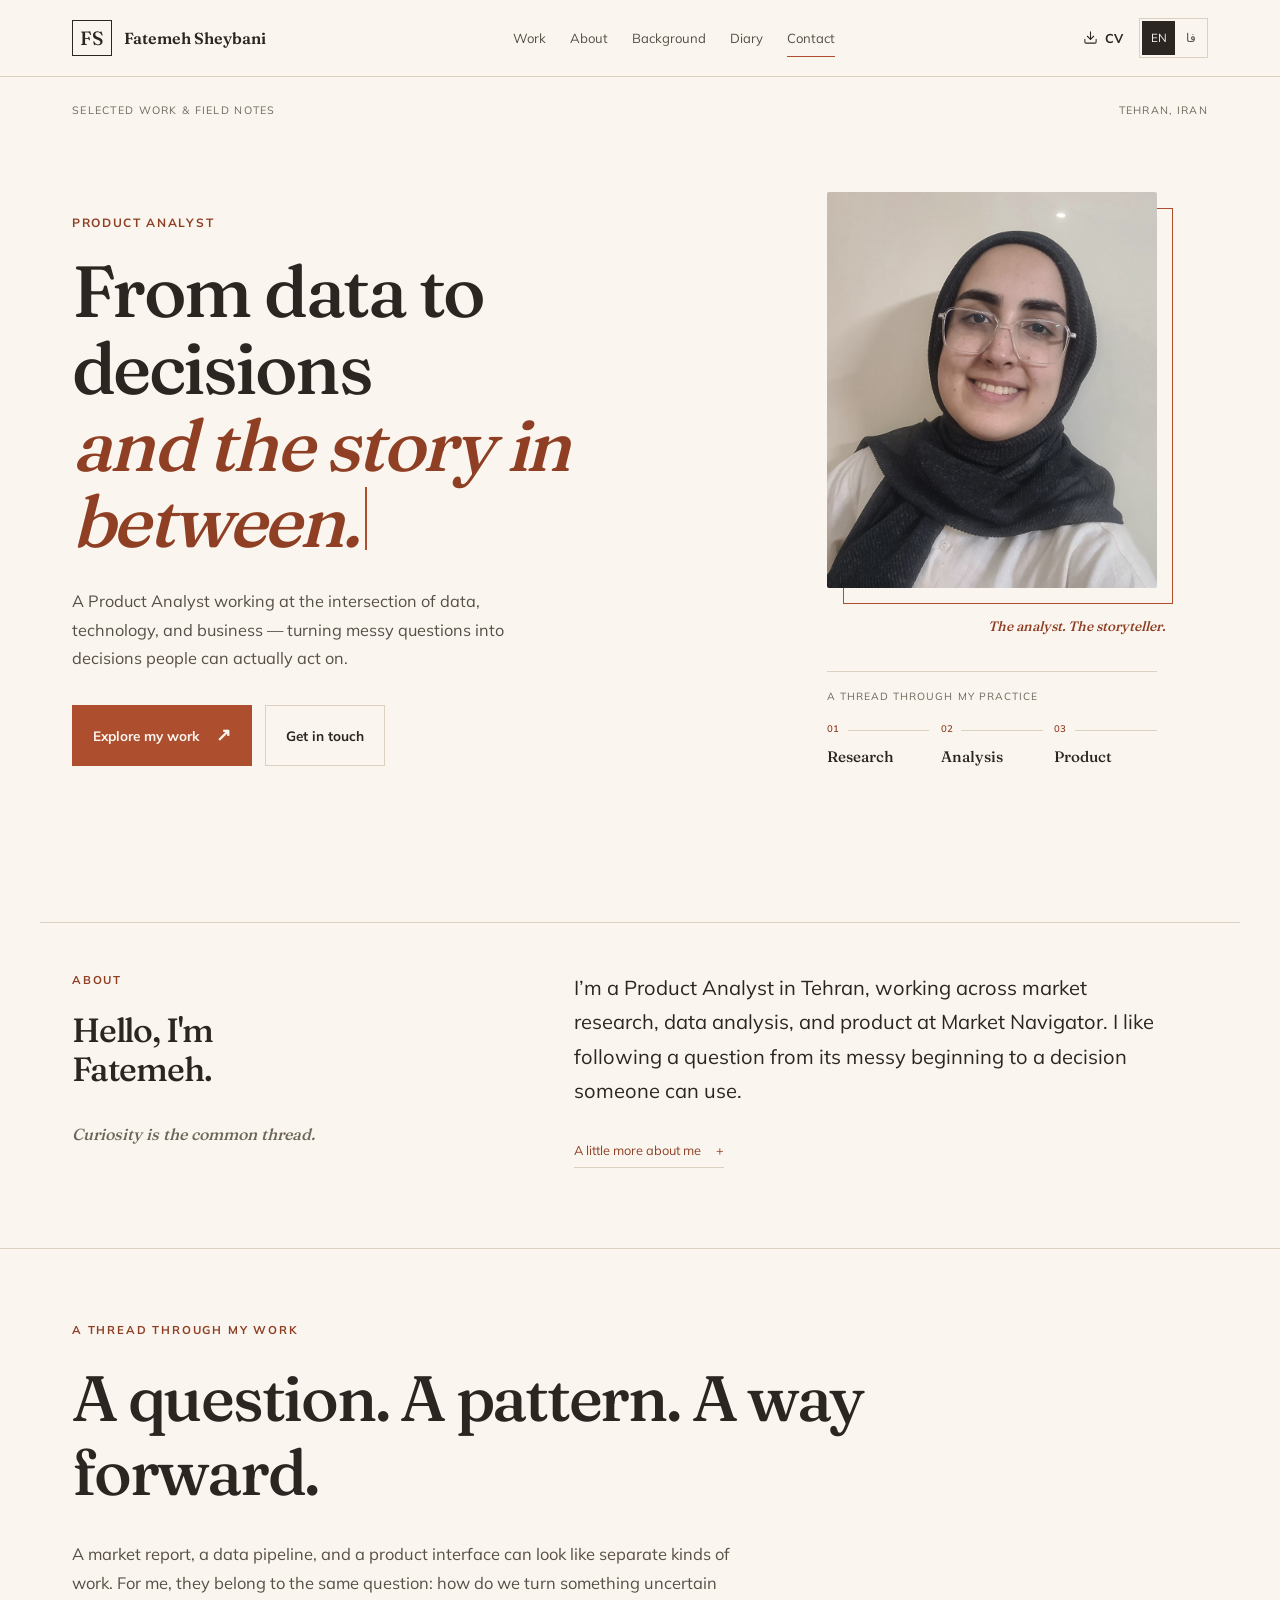
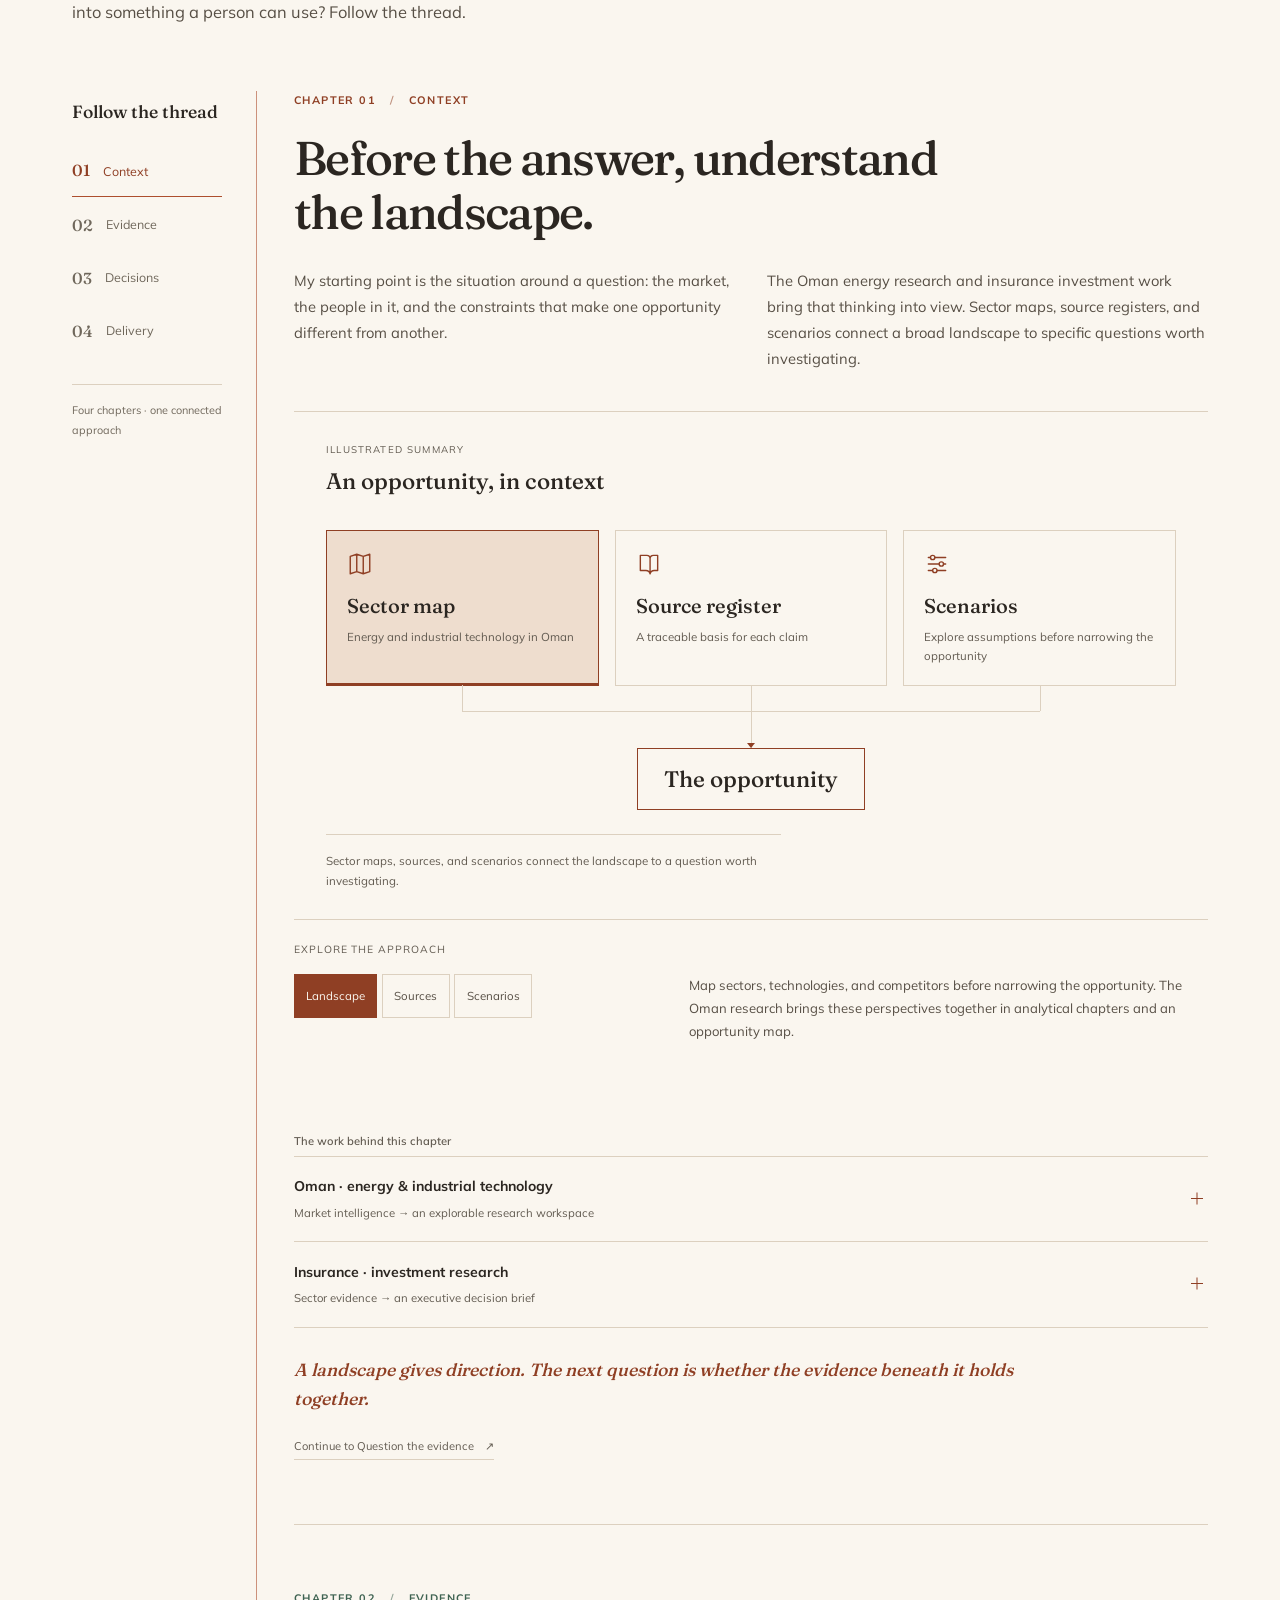
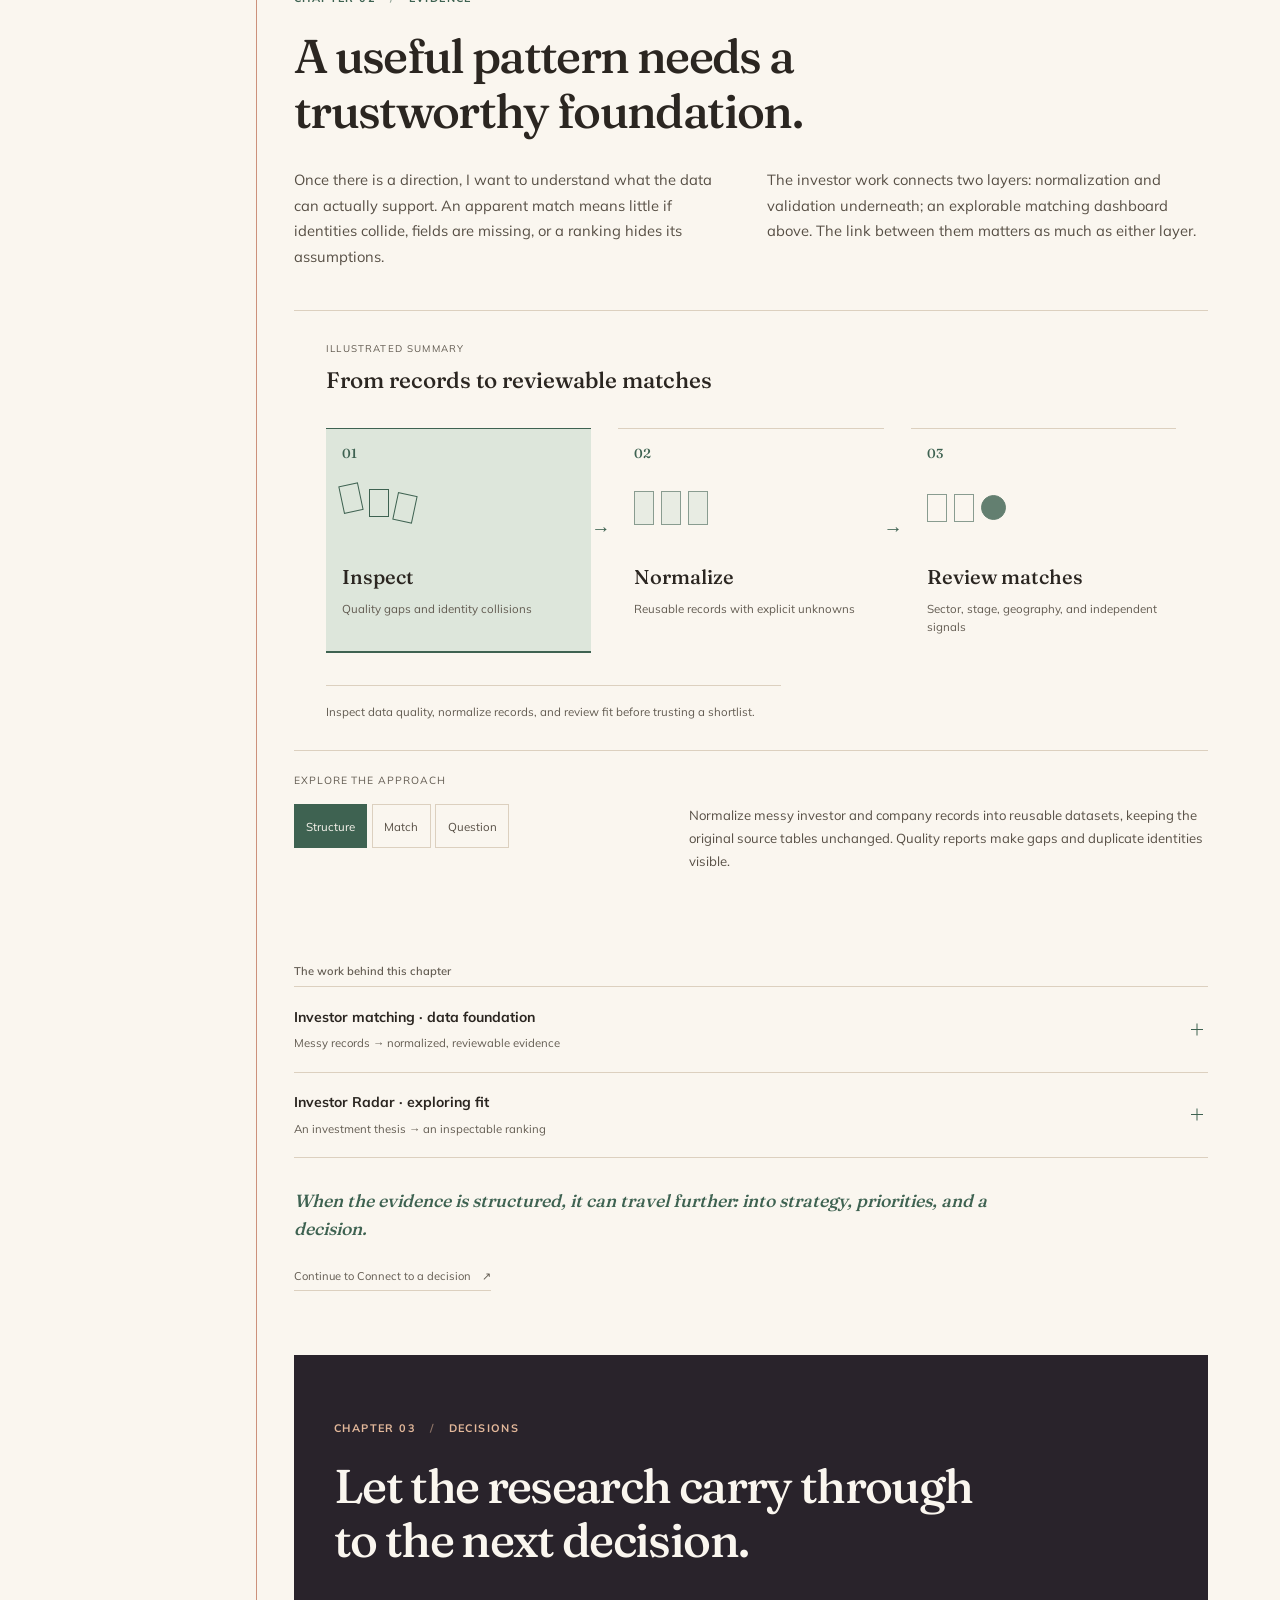
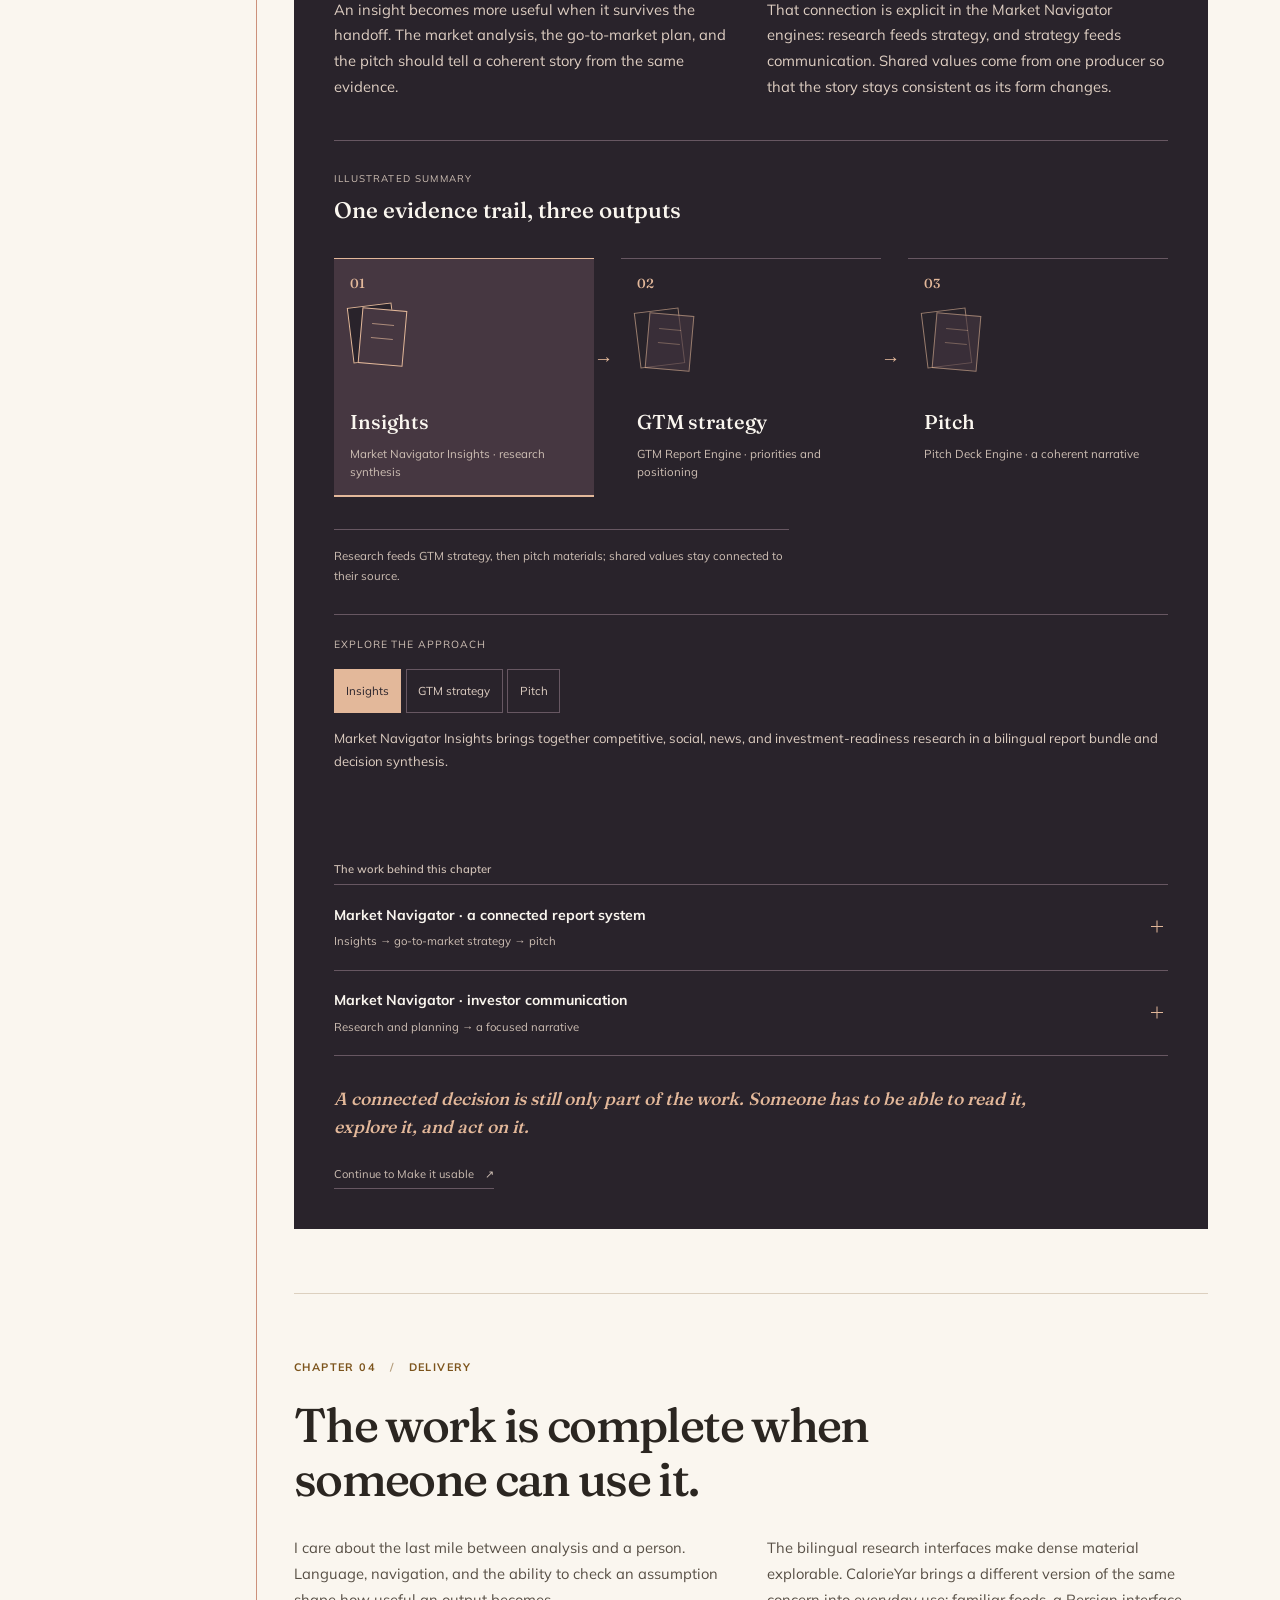
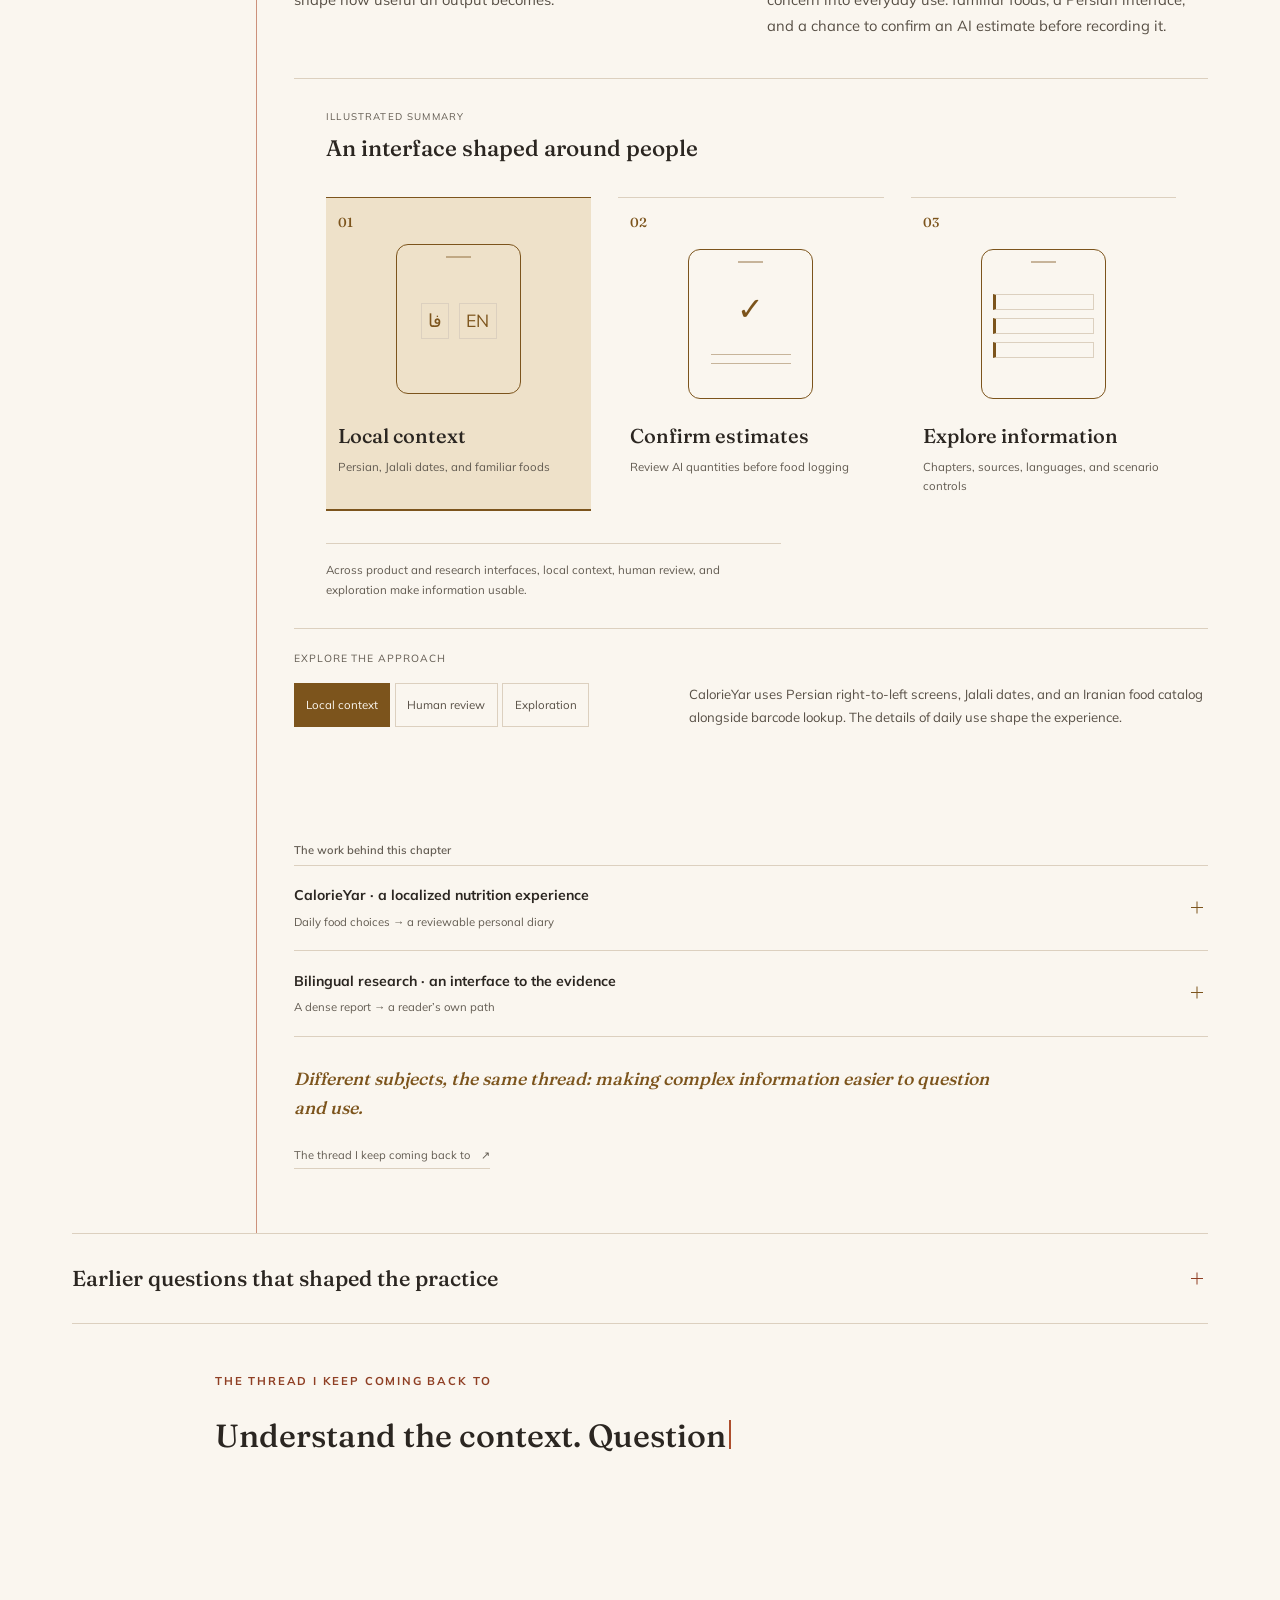
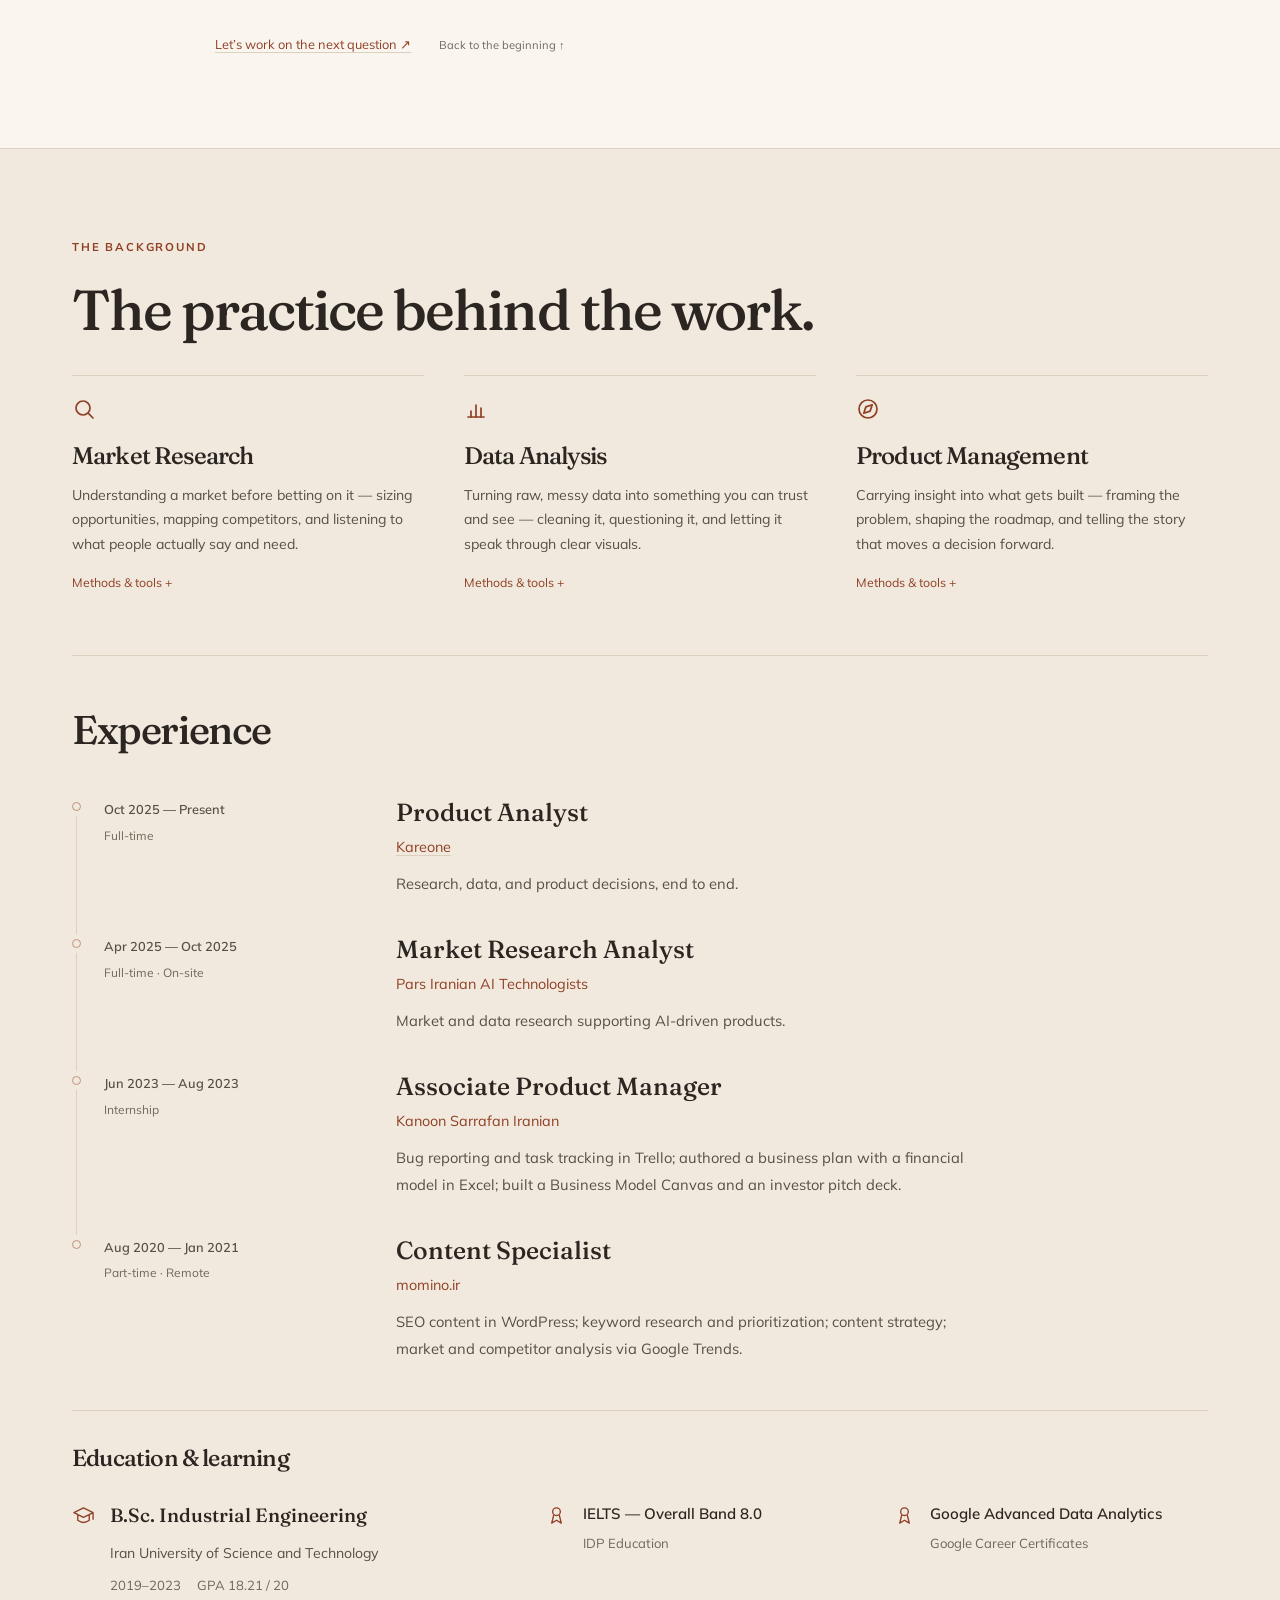
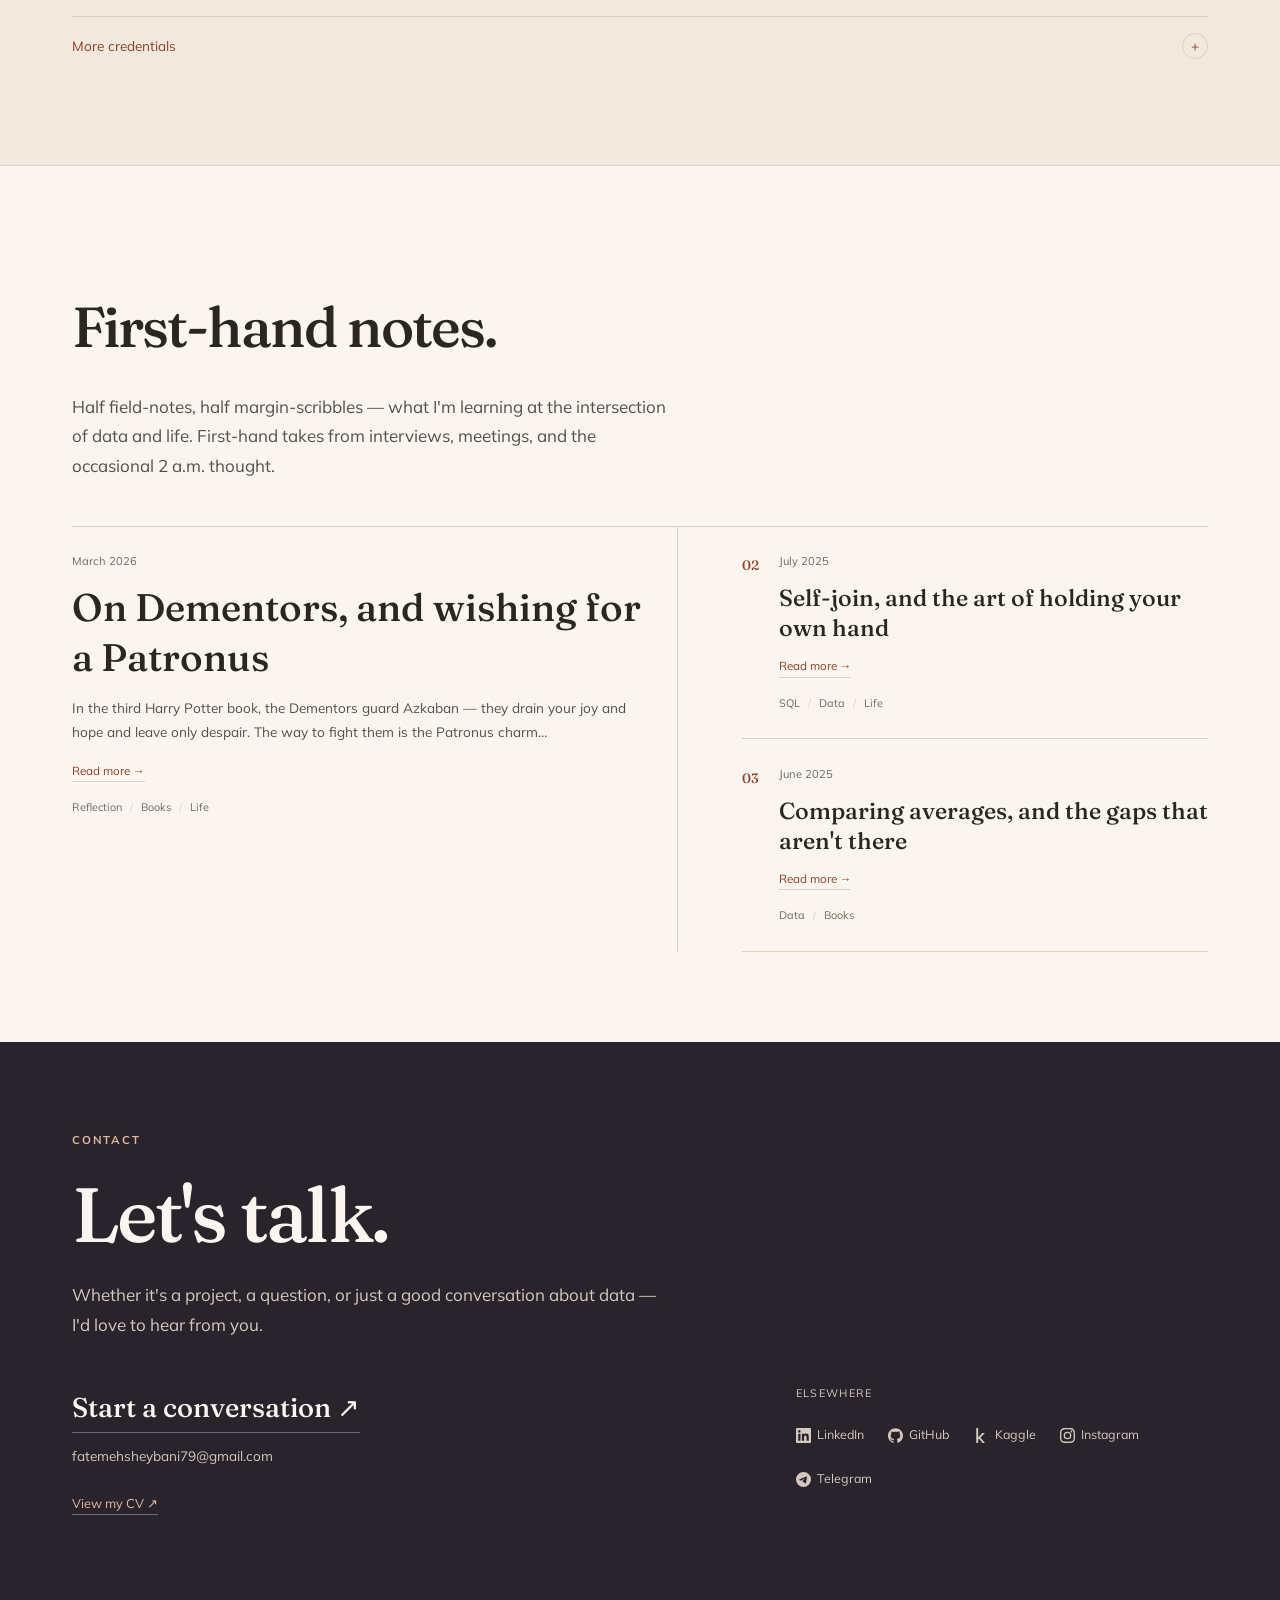
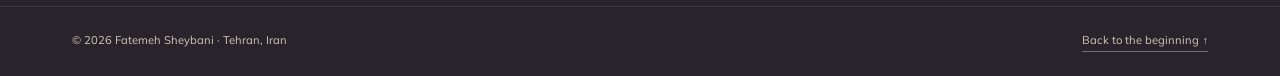
<file: index.html>
<!DOCTYPE html>
<html lang="en" dir="ltr">
<head>
  <meta charset="UTF-8" />
  <meta name="viewport" content="width=device-width, initial-scale=1.0" />
  <title>Fatemeh Sheybani — From data to decisions</title>
  <meta name="description" content="Fatemeh Sheybani — Market Research, Data Analysis & Product Management. From data to decisions, and the story in between." />
  <link rel="icon" href="assets/img/favicon.svg" type="image/svg+xml" />
  <link rel="stylesheet" href="assets/css/fonts.css" />
  <link rel="stylesheet" href="assets/css/styles.css" />
  <link rel="stylesheet" href="assets/css/story.css" />
</head>
<body>
  <!-- ===== Navigation ===== -->
  <header class="nav" id="nav">
    <div class="container nav__inner">
      <a href="#top" class="nav__brand" aria-label="Fatemeh Sheybani — home">
        <span class="nav__monogram">FS</span>
        <span class="nav__name" data-i18n="brand.name">Fatemeh Sheybani</span>
      </a>

      <nav class="nav__links" id="primaryLinks" aria-label="Primary">
        <a href="#projects" data-i18n="nav.work">Work</a>
        <a href="#about" data-i18n="nav.about">About</a>
        <a href="#background" data-i18n="nav.background">Background</a>
        <a href="#diary" data-i18n="nav.diary">Diary</a>
        <a href="#contact" data-i18n="nav.contact">Contact</a>
      </nav>

      <div class="nav__actions">
        <a href="cv.html" target="_blank" rel="noopener" class="btn btn--ghost btn--sm nav__cv" data-i18n-label="nav.cv" aria-label="CV">
          <svg class="nav__cv-icon" viewBox="0 0 24 24" fill="none" stroke="currentColor" stroke-width="1.7" stroke-linecap="round" stroke-linejoin="round" aria-hidden="true"><path d="M21 15v4a2 2 0 0 1-2 2H5a2 2 0 0 1-2-2v-4"/><polyline points="7 10 12 15 17 10"/><line x1="12" y1="15" x2="12" y2="3"/></svg>
          <span data-i18n="nav.cv">CV</span>
        </a>
        <div class="lang-seg" role="group" aria-label="Language / زبان">
          <button class="lang-seg__opt" data-lang="en">EN</button>
          <button class="lang-seg__opt" data-lang="fa">فا</button>
        </div>
        <button class="nav__burger" id="navBurger" data-i18n-label="nav.menu" aria-label="Menu" aria-expanded="false" aria-controls="primaryLinks">
          <span></span><span></span><span></span>
        </button>
      </div>
    </div>
  </header>

  <main id="top">
    <!-- ===== Hero ===== -->
    <section class="hero">
      <div class="container hero__folio" aria-hidden="true">
        <span data-i18n="hero.folio">Selected work &amp; field notes</span>
        <span data-i18n="hero.location">Tehran, Iran</span>
      </div>
      <div class="container hero__inner">
        <div class="hero__text">
          <p class="hero__eyebrow" data-i18n="hero.eyebrow">Product Analyst</p>
          <h1 class="hero__title" data-i18n="hero.title">From data to decisions<br><em>and the story in between.</em></h1>
          <p class="hero__lead" data-i18n="hero.lead"></p>
          <div class="hero__cta">
            <a href="#projects" class="btn btn--primary" data-i18n="hero.ctaWork">Explore my work</a>
            <a href="#contact" class="btn btn--ghost" data-i18n="hero.ctaContact">Get in touch</a>
          </div>
        </div>
        <div class="hero__portrait">
          <div class="portrait">
            <div class="portrait__crop">
              <img src="assets/img/portrait.jpg" alt="Fatemeh Sheybani" id="portraitImg" />
            </div>
          </div>
          <p class="portrait__caption" data-i18n="hero.portraitCaption">The analyst. The storyteller.</p>
          <div class="hero-thread">
            <p data-i18n="hero.thread">A thread through my practice</p>
            <ol>
              <li><span aria-hidden="true">01</span><span data-i18n="hero.research">Research</span></li>
              <li><span aria-hidden="true">02</span><span data-i18n="hero.analysis">Analysis</span></li>
              <li><span aria-hidden="true">03</span><span data-i18n="hero.product">Product</span></li>
            </ol>
          </div>
        </div>
      </div>
    </section>

    <!-- ===== About ===== -->
    <section class="section" id="about">
      <div class="container about-layout">
        <div>
          <p class="section__kicker" data-i18n="about.kicker">About</p>
          <h2 class="section__title" data-i18n="about.title">Hello, I'm Fatemeh.</h2>
          <p class="about__margin" data-i18n="about.margin">Curiosity is the common thread.</p>
        </div>
        <div class="about__body" id="aboutBody"></div>
      </div>
    </section>

    <!-- ===== A connected story of the work ===== -->
    <section class="section work-story" id="projects" aria-labelledby="workStoryTitle">
      <div class="container">
        <div class="work-story__opening">
          <div>
            <p class="section__kicker" data-i18n="projects.kicker">A thread through my work</p>
            <h2 class="section__title work-story__title" id="workStoryTitle" data-i18n="projects.title" data-phrase-reveal>A question. A pattern. A way forward.</h2>
          </div>
        </div>
        <div id="work-story"></div>
      </div>
    </section>

    <!-- ===== Background: capabilities, experience and credentials ===== -->
    <section class="section background" id="background" aria-labelledby="backgroundTitle">
      <div class="container">
        <p class="section__kicker" data-i18n="background.kicker">The background</p>
        <h2 class="section__title" id="backgroundTitle" data-i18n="background.title">The practice behind the work.</h2>
        <div id="expertise"><div class="pillars" id="pillars"></div></div>
        <div class="background__history">
          <section id="work" class="background__experience" aria-labelledby="experienceTitle">
            <h3 class="background__heading" id="experienceTitle" data-i18n="experience.kicker">Experience</h3>
            <ol class="timeline" id="timeline"></ol>
          </section>
          <section id="certs" class="background__credentials" aria-labelledby="educationTitle">
            <h3 class="background__heading" id="educationTitle" data-i18n="background.learning">Education &amp; learning</h3>
            <div class="certs" id="certs-grid"></div>
          </section>
        </div>
      </div>
    </section>

    <!-- ===== Testimonials ===== -->
    <section class="section section--tint" id="testimonials">
      <div class="container">
        <p class="section__kicker" data-i18n="testimonials.kicker">Kind words</p>
        <h2 class="section__title" data-i18n="testimonials.title">What people say.</h2>
        <div class="quotes" id="quotes"></div>
      </div>
    </section>

    <!-- ===== Diary ===== -->
    <section class="section" id="diary">
      <div class="container">
        <p class="section__kicker" data-i18n="diary.kicker">Diary</p>
        <h2 class="section__title" data-i18n="diary.title">First-hand notes.</h2>
        <p class="section__intro" data-i18n="diary.intro"></p>
        <div class="diary" id="diary-grid"></div>
      </div>
    </section>

    <!-- ===== Contact ===== -->
    <section class="section section--dark" id="contact">
      <div class="container">
        <p class="section__kicker" data-i18n="contact.kicker">Contact</p>
        <h2 class="section__title" data-i18n="contact.title">Let's talk.</h2>
        <p class="section__intro" data-i18n="contact.intro"></p>
        <div class="contact__links" id="contact-links"></div>
      </div>
    </section>
  </main>

  <!-- ===== Footer ===== -->
  <footer class="footer">
    <div class="container footer__inner">
      <p class="footer__copy" data-i18n="footer.copy">© 2026 Fatemeh Sheybani · Tehran, Iran</p>
      <a href="#top" data-i18n="footer.top">Back to the beginning ↑</a>
    </div>
  </footer>

  <!-- ===== Diary reader modal ===== -->
  <div class="modal" id="diaryModal" aria-hidden="true">
    <div class="modal__overlay" data-close></div>
    <article class="modal__panel" role="dialog" aria-modal="true" aria-labelledby="modalTitle">
      <button class="modal__close" data-close data-i18n-label="diary.close" aria-label="Close">&times;</button>
      <p class="modal__date" id="modalDate"></p>
      <h3 class="modal__title" id="modalTitle"></h3>
      <div class="modal__tags" id="modalTags"></div>
      <div class="modal__body" id="modalBody"></div>
    </article>
  </div>

  <!-- Data + logic (plain scripts so the site opens by double-click, no server needed) -->
  <script src="assets/js/i18n.js"></script>
  <script src="data/content.js"></script>
  <script src="data/story.js"></script>
  <script src="data/diary.js"></script>
  <script src="assets/js/story.js"></script>
  <script src="assets/js/motion.js"></script>
  <script src="assets/js/main.js"></script>
</body>
</html>
</file>
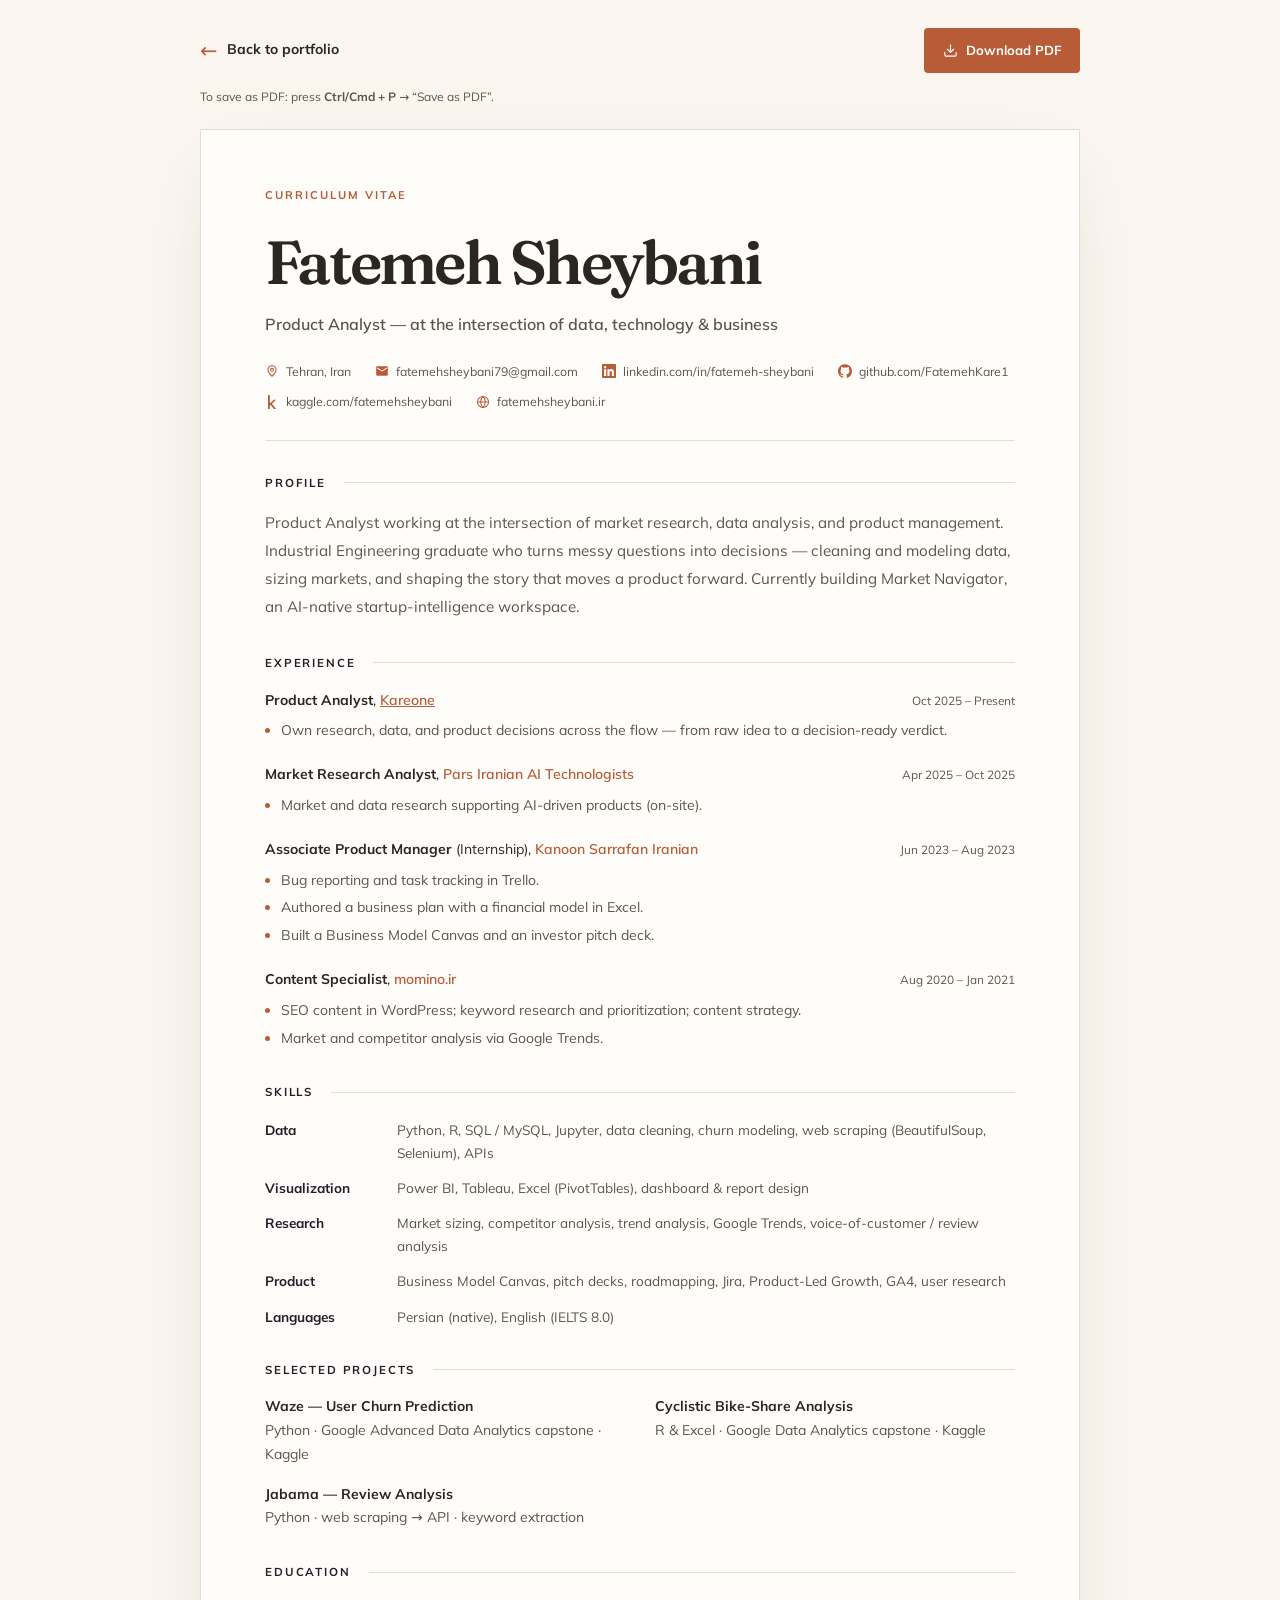
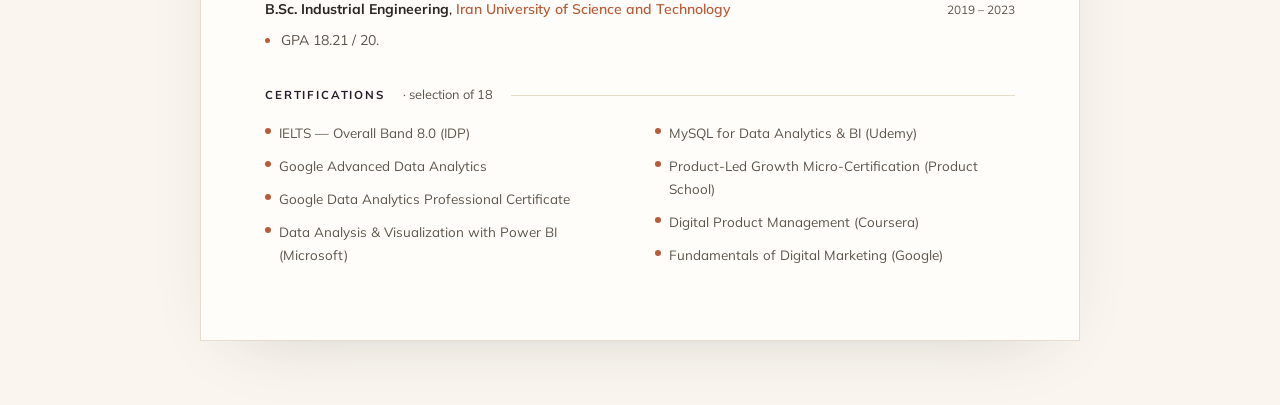
<file: cv.html>
<!DOCTYPE html>
<html lang="en">
<head>
<meta charset="UTF-8" />
<meta name="viewport" content="width=device-width, initial-scale=1.0" />
<title>Fatemeh Sheybani — CV</title>
<style>
  /* Vendored fonts (same as the site) */
  @font-face { font-family:"Fraunces"; font-weight:600; font-display:swap; src:url("assets/fonts/fraunces-600.woff2") format("woff2"); }
  @font-face { font-family:"Fraunces"; font-weight:500; font-display:swap; src:url("assets/fonts/fraunces-500.woff2") format("woff2"); }
  @font-face { font-family:"Mulish"; font-weight:400; font-display:swap; src:url("assets/fonts/mulish-400.woff2") format("woff2"); }
  @font-face { font-family:"Mulish"; font-weight:600; font-display:swap; src:url("assets/fonts/mulish-600.woff2") format("woff2"); }
  @font-face { font-family:"Mulish"; font-weight:700; font-display:swap; src:url("assets/fonts/mulish-700.woff2") format("woff2"); }

  :root{
    --ink:#2B2621; --soft:#5C544A; --mute:#8A8073;
    --clay:#B85C38; --deep:#241E2B; --border:#E7DCCB; --tint:#F3EBDD;
    --serif:"Fraunces",Georgia,serif;
    --sans:"Mulish","Segoe UI",system-ui,Arial,sans-serif;
  }
  *{box-sizing:border-box;}
  body{margin:0;background:#EFE7DA;color:var(--ink);font-family:var(--sans);line-height:1.5;font-size:13.5px;}

  .bar{max-width:820px;margin:0 auto;padding:16px 24px;display:flex;justify-content:space-between;align-items:center;gap:12px;}
  .bar span{color:var(--mute);font-size:.85rem;}
  .bar button{background:var(--clay);color:#fff;border:0;border-radius:999px;padding:.6rem 1.4rem;font:inherit;font-weight:700;cursor:pointer;display:inline-flex;align-items:center;gap:.5rem;transition:background .2s;}
  .bar button:hover{background:#9C4527;}
  .bar button svg{width:15px;height:15px;}

  .page{max-width:820px;margin:0 auto 40px;background:#fff;padding:48px 54px 54px;box-shadow:0 14px 44px -18px rgba(43,38,33,.32);}

  /* Header */
  .head{border-bottom:2px solid var(--border);padding-bottom:18px;margin-bottom:22px;}
  h1{font-family:var(--serif);font-weight:600;font-size:2.3rem;margin:0 0 3px;letter-spacing:-.01em;}
  .title{color:var(--clay);font-weight:600;font-size:1.02rem;margin:0 0 14px;}
  .contact{display:flex;flex-wrap:wrap;gap:7px 20px;}
  .ci{display:inline-flex;align-items:center;gap:7px;color:var(--soft);font-size:.86rem;text-decoration:none;}
  a.ci:hover{color:var(--clay);}
  .ci svg{width:14px;height:14px;flex-shrink:0;color:var(--clay);}

  /* Sections */
  h2{font-family:var(--sans);font-size:.8rem;font-weight:700;text-transform:uppercase;letter-spacing:.14em;
     color:var(--deep);margin:22px 0 12px;display:flex;align-items:center;gap:10px;}
  h2::after{content:"";flex:1;height:1px;background:var(--border);}
  .lead{color:var(--soft);font-size:.95rem;margin:0;}

  .job{margin-bottom:14px;}
  .job:last-child{margin-bottom:0;}
  .job__top{display:flex;justify-content:space-between;gap:10px;align-items:baseline;flex-wrap:wrap;}
  .job__role{font-weight:700;color:var(--ink);}
  .job__org{color:var(--clay);font-weight:600;}
  .job__when{color:var(--mute);font-size:.82rem;white-space:nowrap;}
  .job ul{margin:5px 0 0;padding-inline-start:16px;color:var(--soft);}
  .job li{margin-bottom:2px;}
  .job li::marker{color:var(--clay);}

  .grid2{display:grid;grid-template-columns:1fr 1fr;gap:8px 28px;}

  .skills{display:grid;grid-template-columns:110px 1fr;gap:7px 16px;font-size:.9rem;}
  .skills dt{font-weight:700;color:var(--deep);}
  .skills dd{margin:0;color:var(--soft);}

  .certlist{columns:2;column-gap:28px;color:var(--soft);font-size:.9rem;margin:0;padding:0;list-style:none;}
  .certlist li{margin-bottom:5px;break-inside:avoid;display:flex;gap:8px;align-items:flex-start;}
  .certlist li::before{content:"";width:6px;height:6px;border-radius:50%;background:var(--clay);margin-top:6px;flex-shrink:0;}
  .muted{color:var(--mute);}

  /* A reading view for the screen; the print document below stays unchanged. */
  @media screen{
    body{background:#FAF6EF;font-size:14px;line-height:1.7;}
    .bar{max-width:940px;padding:28px 30px 22px;flex-wrap:wrap;gap:14px 24px;}
    .bar__back{display:inline-flex;align-items:center;gap:10px;color:var(--ink);font-weight:700;text-decoration:none;margin-inline-end:auto;min-height:44px;}
    .bar__back::before{content:"\2190";color:var(--clay);font-size:1.3rem;font-weight:400;transition:transform .2s;}
    .bar__back:hover{color:var(--clay);}
    .bar__back:hover::before{transform:translateX(-3px);}
    .bar span{order:3;flex-basis:100%;font-size:.75rem;color:var(--soft);}
    .bar button{min-height:44px;border-radius:4px;padding:.7rem 1.15rem;font-size:.82rem;}
    a:focus-visible,button:focus-visible{outline:2px solid var(--clay);outline-offset:5px;}
    .page{position:relative;max-width:880px;margin:0 auto 64px;padding:56px 64px 64px;background:#FFFDFA;border:1px solid var(--border);box-shadow:0 20px 70px -38px rgba(43,38,33,.26);}
    .page::before{content:"Curriculum vitae";display:block;margin-bottom:24px;color:var(--clay);font-size:.7rem;font-weight:700;text-transform:uppercase;letter-spacing:.18em;}
    .head{padding-bottom:28px;margin-bottom:30px;border-bottom:1px solid var(--border);}
    h1{font-size:clamp(2.5rem,5.4vw,3.8rem);line-height:1.12;letter-spacing:-.045em;margin-bottom:14px;}
    .title{max-width:34rem;font-size:1rem;line-height:1.65;margin-bottom:24px;color:var(--soft);}
    .contact{gap:11px 24px;}
    .ci{font-size:.77rem;line-height:1.6;overflow-wrap:anywhere;min-width:0;}
    h2{font-size:.72rem;letter-spacing:.16em;margin:32px 0 16px;gap:18px;}
    .lead{font-size:.95rem;line-height:1.85;}
    .job{margin-bottom:20px;}
    .job__top{gap:5px 16px;}
    .job__when{color:var(--soft);font-size:.74rem;}
    .job ul{margin-top:7px;}
    .job li{margin-bottom:4px;}
    .skills{grid-template-columns:110px minmax(0,1fr);gap:12px 22px;font-size:.85rem;}
    .grid2{grid-template-columns:repeat(2,minmax(0,1fr));gap:16px 30px;}
    .grid2 .job{margin:0;}
    .muted{color:var(--soft);}
    .certlist{font-size:.84rem;column-gap:30px;}
    .certlist li{margin-bottom:10px;}
  }
  @media screen and (max-width:640px){
    .bar{padding:18px 22px 22px;gap:10px 20px;}
    .page{margin-bottom:0;padding:36px 22px 44px;border-inline:0;box-shadow:none;}
    .page::before{margin-bottom:22px;}
    .head{padding-bottom:24px;}
    h1{font-size:clamp(2.4rem,8.6vw,3.2rem);}
    .title{font-size:.92rem;}
    .contact{display:grid;grid-template-columns:minmax(0,1fr);gap:12px;}
    .ci{font-size:.76rem;}
    .skills{grid-template-columns:minmax(0,1fr);gap:3px;}
    .skills dd{margin-bottom:12px;}
    .grid2{grid-template-columns:minmax(0,1fr);gap:20px;}
    .certlist{columns:1;}
  }
  @media screen and (prefers-reduced-motion:reduce){
    .bar__back::before,.bar button{transition:none;}
  }

  @media print{
    @page{margin:13mm;}
    body{background:#fff;font-size:10.8px;}
    .bar{display:none;}
    .page{box-shadow:none;max-width:none;margin:0;padding:0;}
    h2{margin-top:15px;}
    a{color:inherit;}
  }
</style>
</head>
<body>
  <div class="bar">
    <a class="bar__back" href="index.html">Back to portfolio</a>
    <span>To save as PDF: press <strong>Ctrl/Cmd&nbsp;+&nbsp;P</strong> → “Save as PDF”.</span>
    <button onclick="window.print()">
      <svg viewBox="0 0 24 24" fill="none" stroke="currentColor" stroke-width="1.8" stroke-linecap="round" stroke-linejoin="round"><path d="M21 15v4a2 2 0 0 1-2 2H5a2 2 0 0 1-2-2v-4"/><polyline points="7 10 12 15 17 10"/><line x1="12" y1="15" x2="12" y2="3"/></svg>
      Download PDF
    </button>
  </div>

  <main class="page">
    <header class="head">
      <h1>Fatemeh Sheybani</h1>
      <p class="title">Product Analyst — at the intersection of data, technology &amp; business</p>
      <div class="contact">
        <span class="ci">
          <svg viewBox="0 0 24 24" fill="none" stroke="currentColor" stroke-width="1.8" stroke-linecap="round" stroke-linejoin="round"><path d="M12 21s-7-6.3-7-11a7 7 0 0 1 14 0c0 4.7-7 11-7 11z"/><circle cx="12" cy="10" r="2.5"/></svg>
          Tehran, Iran
        </span>
        <a class="ci" href="mailto:fatemehsheybani79@gmail.com">
          <svg viewBox="0 0 24 24" fill="currentColor"><path d="M20 4H4c-1.1 0-1.99.9-1.99 2L2 18c0 1.1.9 2 2 2h16c1.1 0 2-.9 2-2V6c0-1.1-.9-2-2-2zm0 4l-8 5-8-5V6l8 5 8-5v2z"/></svg>
          fatemehsheybani79@gmail.com
        </a>
        <a class="ci" href="https://www.linkedin.com/in/fatemeh-sheybani">
          <svg viewBox="0 0 24 24" fill="currentColor"><path d="M20.447 20.452h-3.554v-5.569c0-1.328-.027-3.037-1.852-3.037-1.853 0-2.136 1.445-2.136 2.939v5.667H9.351V9h3.414v1.561h.046c.477-.9 1.637-1.85 3.37-1.85 3.601 0 4.267 2.37 4.267 5.455v6.286zM5.337 7.433a2.062 2.062 0 0 1-2.063-2.065 2.064 2.064 0 1 1 2.063 2.065zm1.782 13.019H3.555V9h3.564v11.452zM22.225 0H1.771C.792 0 0 .774 0 1.729v20.542C0 23.227.792 24 1.771 24h20.451C23.2 24 24 23.227 24 22.271V1.729C24 .774 23.2 0 22.222 0h.003z"/></svg>
          linkedin.com/in/fatemeh-sheybani
        </a>
        <a class="ci" href="https://github.com/FatemehKare1">
          <svg viewBox="0 0 24 24" fill="currentColor"><path d="M12 .297c-6.63 0-12 5.373-12 12 0 5.303 3.438 9.8 8.205 11.385.6.113.82-.258.82-.577 0-.285-.01-1.04-.015-2.04-3.338.724-4.042-1.61-4.042-1.61C4.422 18.07 3.633 17.7 3.633 17.7c-1.087-.744.084-.729.084-.729 1.205.084 1.838 1.236 1.838 1.236 1.07 1.835 2.809 1.305 3.495.998.108-.776.417-1.305.76-1.605-2.665-.3-5.466-1.332-5.466-5.93 0-1.31.465-2.38 1.235-3.22-.135-.303-.54-1.523.105-3.176 0 0 1.005-.322 3.3 1.23.96-.267 1.98-.399 3-.405 1.02.006 2.04.138 3 .405 2.28-1.552 3.285-1.23 3.285-1.23.645 1.653.24 2.873.12 3.176.765.84 1.23 1.91 1.23 3.22 0 4.61-2.805 5.625-5.475 5.92.42.36.81 1.096.81 2.22 0 1.606-.015 2.896-.015 3.286 0 .315.21.69.825.57C20.565 22.092 24 17.592 24 12.297c0-6.627-5.373-12-12-12"/></svg>
          github.com/FatemehKare1
        </a>
        <a class="ci" href="https://www.kaggle.com/fatemehsheybani/code">
          <svg viewBox="0 0 24 24" fill="currentColor"><path d="M18.825 23.859c-.022.092-.117.141-.281.141h-3.139c-.187 0-.351-.082-.492-.248l-5.178-6.589-1.448 1.374v5.111c0 .235-.117.352-.351.352H5.505c-.236 0-.354-.117-.354-.352V.353c0-.233.118-.353.354-.353h2.431c.234 0 .351.12.351.353v14.343l6.203-6.272c.165-.165.33-.246.495-.246h3.239c.144 0 .236.06.285.18.046.149.034.255-.036.315l-6.555 6.344 6.836 8.507c.095.104.117.208.07.336"/></svg>
          kaggle.com/fatemehsheybani
        </a>
        <a class="ci" href="https://fatemehsheybani.ir">
          <svg viewBox="0 0 24 24" fill="none" stroke="currentColor" stroke-width="1.8"><circle cx="12" cy="12" r="9.5"/><path d="M2.5 12h19M12 2.5c2.7 2.6 4 6 4 9.5s-1.3 6.9-4 9.5c-2.7-2.6-4-6-4-9.5s1.3-6.9 4-9.5z"/></svg>
          fatemehsheybani.ir
        </a>
      </div>
    </header>

    <h2>Profile</h2>
    <p class="lead">Product Analyst working at the intersection of market research, data analysis, and product
      management. Industrial Engineering graduate who turns messy questions into decisions — cleaning and
      modeling data, sizing markets, and shaping the story that moves a product forward. Currently building
      Market Navigator, an AI-native startup-intelligence workspace.</p>

    <h2>Experience</h2>
    <div class="job">
      <div class="job__top"><span><span class="job__role">Product Analyst</span>, <a class="job__org" href="https://www.linkedin.com/company/kareone" target="_blank" rel="noopener noreferrer">Kareone</a></span><span class="job__when">Oct 2025 – Present</span></div>
      <ul>
        <li>Own research, data, and product decisions across the flow — from raw idea to a decision-ready verdict.</li>
      </ul>
    </div>
    <div class="job">
      <div class="job__top"><span><span class="job__role">Market Research Analyst</span>, <span class="job__org">Pars Iranian AI Technologists</span></span><span class="job__when">Apr 2025 – Oct 2025</span></div>
      <ul><li>Market and data research supporting AI-driven products (on-site).</li></ul>
    </div>
    <div class="job">
      <div class="job__top"><span><span class="job__role">Associate Product Manager</span> (Internship), <span class="job__org">Kanoon Sarrafan Iranian</span></span><span class="job__when">Jun 2023 – Aug 2023</span></div>
      <ul>
        <li>Bug reporting and task tracking in Trello.</li>
        <li>Authored a business plan with a financial model in Excel.</li>
        <li>Built a Business Model Canvas and an investor pitch deck.</li>
      </ul>
    </div>
    <div class="job">
      <div class="job__top"><span><span class="job__role">Content Specialist</span>, <span class="job__org">momino.ir</span></span><span class="job__when">Aug 2020 – Jan 2021</span></div>
      <ul>
        <li>SEO content in WordPress; keyword research and prioritization; content strategy.</li>
        <li>Market and competitor analysis via Google Trends.</li>
      </ul>
    </div>

    <h2>Skills</h2>
    <dl class="skills">
      <dt>Data</dt><dd>Python, R, SQL / MySQL, Jupyter, data cleaning, churn modeling, web scraping (BeautifulSoup, Selenium), APIs</dd>
      <dt>Visualization</dt><dd>Power BI, Tableau, Excel (PivotTables), dashboard &amp; report design</dd>
      <dt>Research</dt><dd>Market sizing, competitor analysis, trend analysis, Google Trends, voice-of-customer / review analysis</dd>
      <dt>Product</dt><dd>Business Model Canvas, pitch decks, roadmapping, Jira, Product-Led Growth, GA4, user research</dd>
      <dt>Languages</dt><dd>Persian (native), English (IELTS 8.0)</dd>
    </dl>

    <h2>Selected Projects</h2>
    <div class="grid2">
      <div class="job"><span class="job__role">Waze — User Churn Prediction</span><br><span class="muted">Python · Google Advanced Data Analytics capstone · Kaggle</span></div>
      <div class="job"><span class="job__role">Cyclistic Bike-Share Analysis</span><br><span class="muted">R &amp; Excel · Google Data Analytics capstone · Kaggle</span></div>
      <div class="job"><span class="job__role">Jabama — Review Analysis</span><br><span class="muted">Python · web scraping → API · keyword extraction</span></div>
    </div>

    <h2>Education</h2>
    <div class="job">
      <div class="job__top"><span><span class="job__role">B.Sc. Industrial Engineering</span>, <span class="job__org">Iran University of Science and Technology</span></span><span class="job__when">2019 – 2023</span></div>
      <ul><li>GPA 18.21 / 20.</li></ul>
    </div>

    <h2>Certifications <span class="muted" style="font-weight:400;text-transform:none;letter-spacing:0;font-size:.8rem;">· selection of 18</span></h2>
    <ul class="certlist">
      <li>IELTS — Overall Band 8.0 (IDP)</li>
      <li>Google Advanced Data Analytics</li>
      <li>Google Data Analytics Professional Certificate</li>
      <li>Data Analysis &amp; Visualization with Power BI (Microsoft)</li>
      <li>MySQL for Data Analytics &amp; BI (Udemy)</li>
      <li>Product-Led Growth Micro-Certification (Product School)</li>
      <li>Digital Product Management (Coursera)</li>
      <li>Fundamentals of Digital Marketing (Google)</li>
    </ul>
  </main>
</body>
</html>
</file>
<file: assets/css/fonts.css>
/* ============================================================
   Self-hosted fonts (vendored — no CDN).
   Fraunces  → warm elegant serif (headings)
   Mulish    → clean humanist sans (body)
   Vazirmatn → Persian (all text in FA mode)
   ============================================================ */

/* ---- Fraunces (serif) ---- */
@font-face {
  font-family: "Fraunces";
  font-style: normal; font-weight: 500; font-display: swap;
  src: url("../fonts/fraunces-500.woff2") format("woff2");
}
@font-face {
  font-family: "Fraunces";
  font-style: normal; font-weight: 600; font-display: swap;
  src: url("../fonts/fraunces-600.woff2") format("woff2");
}

/* ---- Mulish (sans) ---- */
@font-face {
  font-family: "Mulish";
  font-style: normal; font-weight: 400; font-display: swap;
  src: url("../fonts/mulish-400.woff2") format("woff2");
}
@font-face {
  font-family: "Mulish";
  font-style: normal; font-weight: 600; font-display: swap;
  src: url("../fonts/mulish-600.woff2") format("woff2");
}
@font-face {
  font-family: "Mulish";
  font-style: normal; font-weight: 700; font-display: swap;
  src: url("../fonts/mulish-700.woff2") format("woff2");
}

/* ---- Vazirmatn (Persian) ---- */
@font-face {
  font-family: "Vazirmatn";
  font-style: normal; font-weight: 400; font-display: swap;
  src: url("../fonts/vazirmatn-400.woff2") format("woff2");
}
@font-face {
  font-family: "Vazirmatn";
  font-style: normal; font-weight: 500; font-display: swap;
  src: url("../fonts/vazirmatn-500.woff2") format("woff2");
}
@font-face {
  font-family: "Vazirmatn";
  font-style: normal; font-weight: 700; font-display: swap;
  src: url("../fonts/vazirmatn-700.woff2") format("woff2");
}
</file>
<file: assets/css/styles.css>
﻿/* Editorial notebook — local fonts, warm paper, expressive type. */
:root {
  --bg:#FAF6EF; --bg-tint:#F1E9DD; --surface:#FFFCF7; --border:#DCD0BF;
  --ink:#2B2621; --ink-soft:#574F45; --ink-mute:#6F675B;
  --clay:#AD4F2E; --clay-deep:#8F3F24; --clay-tint:#EEDDCE;
  --deep:#29232B; --deep-soft:#403744; --gold:#D2AB69;
  --serif:"Fraunces",Georgia,serif; --sans:"Mulish","Segoe UI",sans-serif;
  --fa:"Vazirmatn",Tahoma,sans-serif; --maxw:1200px;
  --shadow:0 12px 35px -22px #2B262140; --radius:8px; --r-lg:8px; --r-md:5px;
  --ease-out:cubic-bezier(.22,1,.36,1);
}
*,*::before,*::after { box-sizing:border-box; }
html { scroll-behavior:smooth; -webkit-text-size-adjust:100%; }
body { margin:0; background:var(--bg); color:var(--ink); font:17px/1.75 var(--sans); -webkit-font-smoothing:antialiased; }
img { display:block; max-width:100%; }
a { color:inherit; text-decoration:none; }
button { font:inherit; }
h1,h2,h3 { font-family:var(--serif); font-weight:500; line-height:1.15; letter-spacing:-.035em; }
button,a,summary { -webkit-tap-highlight-color:transparent; }
:focus-visible { outline:2px solid var(--clay); outline-offset:5px; }
::selection { background:var(--clay-tint); color:var(--ink); }
[hidden] { display:none !important; }
html[lang="fa"] { --serif:"Vazirmatn",Tahoma,sans-serif; --sans:"Vazirmatn",Tahoma,sans-serif; }
html[lang="fa"] h1,html[lang="fa"] h2,html[lang="fa"] h3 { letter-spacing:0; line-height:1.55; }
[lang="fa"] .hero__title em { font-style:normal; }
.container { width:100%; max-width:var(--maxw); margin-inline:auto; padding-inline:32px; }
.section { padding-block:clamp(4rem,7vw,6.5rem); scroll-margin-top:90px; }
.section__kicker { margin:0 0 1.25rem; color:var(--clay-deep); font-size:.71rem; text-transform:uppercase; letter-spacing:.16em; font-weight:800; }
.section__title { font-size:clamp(2.1rem,4.4vw,3.8rem); max-width:22ch; margin:0 0 2rem; }
.section__intro { max-width:60ch; color:var(--ink-soft); margin:0 0 2.8rem; }
[lang="fa"] .section__kicker { letter-spacing:0; }
.btn { display:inline-flex; gap:1rem; align-items:center; justify-content:center; border:1px solid var(--border); padding:.85rem 1.25rem; font-size:.85rem; font-weight:700; cursor:pointer; transition:background .18s,color .18s,transform .18s; }
.btn--primary { color:var(--bg); background:var(--clay); border-color:var(--clay); }
.btn--primary::after { content:"↗"; font-size:1.15rem; }
.btn--primary:hover { background:var(--clay-deep); border-color:var(--clay-deep); transform:translateY(-2px); }
.btn--ghost { background:transparent; }
.btn--ghost:hover { background:var(--clay-tint); }
.btn--sm { padding:.45rem .7rem; font-size:.8rem; }
.nav { position:sticky; top:0; z-index:50; background:#faf6eff2; backdrop-filter:blur(12px); border-bottom:1px solid var(--border); }
.nav__inner { display:flex; align-items:center; justify-content:space-between; height:76px; gap:1.4rem; }
.nav__brand { display:flex; align-items:center; gap:.7rem; }
.nav__monogram { font-family:var(--serif); font-size:1.2rem; border:1px solid var(--ink); padding:.14rem .45rem; line-height:1.5; }
.nav__name { font-family:var(--serif); font-size:1rem; font-weight:600; }
.nav__links,.nav__actions { display:flex; gap:1.5rem; align-items:center; }
.nav__links a { color:var(--ink-soft); font-size:.82rem; position:relative; padding-block:.7rem; }
.nav__links a::after { content:""; position:absolute; inset-inline:0; bottom:.2rem; height:1px; background:var(--clay); transform:scaleX(0); transform-origin:left; transition:transform .18s; }
.nav__links a:hover::after,.nav__links a.is-current::after { transform:scaleX(1); }
.nav__actions { gap:1rem; }
.nav__cv { display:flex; gap:.4rem; border:0; padding:.5rem 0; }
.nav__cv-icon { width:15px; height:15px; }
.lang-seg { display:flex; gap:2px; padding:2px; border:1px solid var(--border); }
.lang-seg__opt { padding:.45rem .55rem; min-height:32px; border:0; background:transparent; color:var(--ink-soft); font-size:.73rem; cursor:pointer; }
.lang-seg__opt.is-active { color:var(--bg); background:var(--ink); }
.nav__burger { display:none; flex-direction:column; gap:5px; justify-content:center; min-width:44px; min-height:44px; border:0; background:transparent; cursor:pointer; }
.nav__burger span { height:1px; width:22px; background:var(--ink); }
.hero { padding-block:1.5rem 5rem; }
.hero__folio { display:flex; justify-content:space-between; gap:1rem; color:var(--ink-mute); font-size:.67rem; letter-spacing:.12em; text-transform:uppercase; }
.hero__inner { display:grid; grid-template-columns:1.45fr 1fr; gap:clamp(3rem,6vw,6rem); align-items:center; padding-top:4.5rem; }
.hero__eyebrow { color:var(--clay-deep); font-size:.75rem; font-weight:700; text-transform:uppercase; letter-spacing:.14em; margin:0 0 1.3rem; }
.hero__title { font-size:clamp(3rem,5.65vw,5.1rem); margin:0 0 1.7rem; line-height:1.06; }
.hero__title em { color:var(--clay-deep); font-weight:500; }
.hero__lead { color:var(--ink-soft); font-size:1.02rem; max-width:48ch; margin:0 0 2rem; }
.hero__cta { display:flex; flex-wrap:wrap; gap:.8rem; }
.hero__portrait { position:relative; width:330px; max-width:calc(100% - 20px); justify-self:center; padding-bottom:1rem; }
.portrait { position:relative; z-index:0; }
.portrait::before { content:""; position:absolute; inset:16px -16px -16px 16px; border:1px solid var(--clay); z-index:-1; }
.portrait__crop { aspect-ratio:4/4.8; overflow:hidden; border-radius:2px; }
.portrait img { width:100%; height:100%; object-fit:cover; filter:saturate(.85); transform:scale(1.075); transform-origin:100% 50%; }
.portrait__caption { text-align:end; font-family:var(--serif); font-style:italic; color:var(--clay-deep); font-size:.85rem; margin:1.7rem -.5rem 0 0; }
.hero-thread { margin-top:2rem; border-top:1px solid var(--border); }
.hero-thread > p { font-size:.65rem; text-transform:uppercase; letter-spacing:.1em; color:var(--ink-mute); margin:1rem 0; }
.hero-thread ol { list-style:none; padding:0; margin:0; display:flex; gap:.7rem; }
.hero-thread li { position:relative; flex:1; display:flex; flex-direction:column; font-family:var(--serif); font-size:.95rem; }
.hero-thread li::before { content:""; position:absolute; top:8px; inset-inline-start:1.3rem; inset-inline-end:0; height:1px; background:var(--border); }
.hero-thread li > span:first-child { color:var(--clay-deep); font:600 .6rem var(--sans); margin-bottom:.6rem; }
#about { padding-block:3.5rem 5rem; }
.about-layout { display:grid; grid-template-columns:1fr 1.5fr; gap:5rem; border-top:1px solid var(--border); padding-top:3rem; }
.about-layout .section__title { font-size:2.1rem; max-width:12ch; }
.about__margin { font-family:var(--serif); font-style:italic; color:var(--ink-mute); font-size:1rem; }
.about__summary { font-size:1.26rem; line-height:1.7; margin:0 0 1.5rem; max-width:50ch; }
.about__body details { max-width:60ch; }
.about__body details p { font-size:.93rem; color:var(--ink-soft); }
summary { cursor:pointer; }
.about__body summary { display:inline-block; font-size:.8rem; color:var(--clay-deep); border-bottom:1px solid var(--border); padding-block:.4rem; }
.about__body summary span { margin-inline-start:.7rem; }
.background { background:var(--bg-tint); border-block:1px solid var(--border); }
.pillars { display:grid; grid-template-columns:repeat(3,minmax(0,1fr)); gap:2.5rem; margin-block:2rem 3.5rem; }
.pillar { border-top:1px solid var(--border); padding-top:1.3rem; min-width:0; }
.pillar__icon { color:var(--clay-deep); margin-bottom:.8rem; }
.pillar__icon svg { width:24px; height:24px; }
.pillar h3 { font-size:1.5rem; margin:0 0 .8rem; }
.pillar > p { font-size:.88rem; color:var(--ink-soft); margin:0 0 .7rem; }
.pillar__methods { font-size:.77rem; }
.pillar__methods summary { color:var(--clay-deep); list-style:none; padding-block:.3rem; }
.pillar__methods p { color:var(--ink-soft); font-size:.78rem; line-height:1.8; }
.background__history { padding-top:3rem; border-top:1px solid var(--border); }
.background__experience { min-width:0; }
.background__heading { font:500 1.8rem/1.3 var(--serif); color:var(--ink); margin:0 0 2rem; }
.background__experience > .background__heading { font-size:clamp(2rem,3.2vw,2.5rem); margin-bottom:2.5rem; }
.background__credentials { min-width:0; margin-top:3rem; padding-top:2rem; border-top:1px solid var(--border); }
.background__credentials .background__heading { font-size:1.45rem; margin-bottom:1.5rem; }
#expertise,#work,#certs { scroll-margin-top:100px; }
.timeline { list-style:none; padding:0; margin:0; position:relative; }
.timeline::before { content:""; position:absolute; top:8px; bottom:1rem; inset-inline-start:4px; width:1px; background:var(--border); }
.tl { position:relative; display:grid; grid-template-columns:minmax(180px,.32fr) minmax(0,1fr); gap:2rem; padding:0 0 2.2rem; padding-inline-start:2rem; }
.tl:last-child { padding-bottom:0; }
.tl__dot { display:block; position:absolute; top:6px; inset-inline-start:0; width:9px; height:9px; border-radius:50%; background:var(--clay); box-shadow:0 0 0 5px var(--bg-tint); }
.tl__period { display:flex; flex-direction:column; gap:.25rem; padding-top:.15rem; }
.tl__body { min-width:0; }
.tl__role { font:500 clamp(1.2rem,2vw,1.55rem)/1.35 var(--serif); margin:0 0 .35rem; }
.tl__badge { font-size:.75rem; color:var(--ink-mute); }
.tl__org { font-size:.9rem; color:var(--clay-deep); margin:0; }
.tl__org a { text-decoration:underline; text-decoration-color:var(--border); text-underline-offset:.2em; }
.tl__org a:hover { text-decoration-color:currentColor; }
.tl__when { font-size:.8rem; font-weight:600; color:var(--ink-soft); }
.tl__desc { color:var(--ink-soft); font-size:.92rem; line-height:1.8; margin:.7rem 0 0; max-width:65ch; }
.timeline.is-tracking { isolation:isolate; }
.timeline.is-tracking::before,.timeline.is-tracking::after { content:""; position:absolute; top:var(--timeline-start,10.5px); bottom:auto; inset-inline-start:4px; width:1px; height:var(--timeline-length,0px); pointer-events:none; z-index:0; }
.timeline.is-tracking::before { background:var(--border); }
.timeline.is-tracking::after { background:var(--clay); transform:scaleY(var(--timeline-progress,0)); transform-origin:center top; transition:transform .12s linear; }
.timeline.is-tracking .tl { z-index:1; }
.timeline.is-tracking .tl__dot { background:var(--bg-tint); border:1.5px solid #BE937A; box-shadow:0 0 0 5px var(--bg-tint); transition:background-color .18s,border-color .18s,transform .2s,box-shadow .2s; }
.timeline.is-tracking .tl.is-reached .tl__dot { background:var(--clay); border-color:var(--clay); }
.timeline.is-tracking .tl.is-current .tl__dot { background:var(--clay); border-color:var(--clay); transform:scale(1.35); box-shadow:0 0 0 4px var(--bg-tint),0 0 0 5px #AD4F2E38; }
.timeline.is-tracking .tl__role,.timeline.is-tracking .tl__when { transition:color .18s; }
.timeline.is-tracking .tl.is-current .tl__role { color:var(--clay-deep); }
.timeline.is-tracking .tl.is-current .tl__when { color:var(--ink); }
.certs { display:grid; grid-template-columns:minmax(0,1.4fr) repeat(2,minmax(0,1fr)); gap:0 2rem; }
.cert { display:grid; grid-template-columns:24px minmax(0,1fr); gap:.85rem; padding:.3rem 0 1.25rem; }
.cert__mark { display:block; color:var(--clay-deep); padding-top:.1rem; }
.cert__mark svg { display:block; width:23px; height:23px; }
.cert__name { font:600 .94rem/1.55 var(--sans); margin:0; }
.cert__by { font-size:.82rem; line-height:1.7; color:var(--ink-mute); margin-top:.4rem; }
.cert--edu .cert__name { font-family:var(--serif); font-size:1.2rem; line-height:1.4; font-weight:500; }
.cert__education-meta { display:flex; flex-wrap:wrap; gap:.5rem 1rem; margin-top:.8rem; }
.cert__education-meta > span:first-child { flex-basis:100%; color:var(--ink-soft); font-size:.88rem; }
.credential-details { grid-column:1/-1; border-top:1px solid var(--border); }
.credential-details summary { display:flex; justify-content:space-between; align-items:center; gap:1rem; min-height:56px; padding:1rem 0; color:var(--clay-deep); font-size:.85rem; }
.credential-details__grid { display:grid; grid-template-columns:repeat(3,minmax(0,1fr)); gap:0 2rem; }
.credential-details__grid .cert { padding-block:1rem; border-top:1px solid var(--border); }
.credential-details summary span { display:grid; place-items:center; width:26px; height:26px; border:1px solid var(--border); border-radius:50%; flex-shrink:0; transition:transform .2s; }
.credential-details[open] summary span { transform:rotate(45deg); }
.credentials-note { color:var(--ink-mute); font-size:.8rem; margin:0 0 1rem; }
.credential-details .reveal { opacity:1; transform:none; }
[lang="fa"] .background__heading,[lang="fa"] .tl__role,[lang="fa"] .cert--edu .cert__name { line-height:1.7; }
.diary { display:grid; grid-template-columns:1.3fr 1fr; gap:0 4rem; border-top:1px solid var(--border); }
.entry { position:relative; display:flex; flex-direction:column; align-items:flex-start; width:100%; min-width:0; text-align:start; border:0; border-bottom:1px solid var(--border); background:transparent; padding:1.6rem 0 1.6rem 2.3rem; color:var(--ink); cursor:pointer; transition:color .18s; }
[dir="rtl"] .entry { padding:1.6rem 2.3rem 1.6rem 0; }
.entry--featured { grid-row:span 2; padding-inline-start:0; padding-inline-end:2rem; border-inline-end:1px solid var(--border); border-bottom:0; }
[dir="rtl"] .entry--featured { padding-inline-start:0; padding-inline-end:2rem; }
.entry__index { position:absolute; inset-inline-start:0; top:1.7rem; font-family:var(--serif); color:var(--clay-deep); font-size:.85rem; }
.entry--featured .entry__index { display:none; }
.entry__date { font-size:.7rem; color:var(--ink-mute); margin-bottom:.7rem; }
.entry__title { font-family:var(--serif); font-size:1.45rem; line-height:1.3; margin-bottom:.8rem; transition:color .18s; }
.entry--featured .entry__title { font-size:clamp(2rem,3vw,2.8rem); }
.entry__excerpt { color:var(--ink-soft); font-size:.85rem; margin-bottom:1rem; line-height:1.8; }
.entry:not(.entry--featured) .entry__excerpt { display:none; }
.entry__more { font-size:.73rem; color:var(--clay-deep); border-bottom:1px solid var(--border); }
.entry:hover .entry__title { color:var(--clay-deep); }
.entry__tags { margin-top:1rem; display:flex; flex-wrap:wrap; gap:.5rem; }
.tag { display:inline-block; font-size:.68rem; color:var(--ink-mute); }
.tag + .tag::before { content:"/"; margin-inline-end:.5rem; color:var(--border); }
.section--dark { background:var(--deep); color:var(--bg); }
.section--dark .section__kicker { color:#DDB79E; }
.section--dark .section__intro { color:#D5C8BC; }
#contact .container { max-width:var(--maxw); }
#contact .section__title { font-size:clamp(3rem,6vw,5rem); margin-bottom:1.3rem; }
.contact__links { display:grid; grid-template-columns:1.6fr 1fr; gap:4rem; margin-top:2.5rem; }
.contact__email { display:flex; flex-direction:column; gap:.7rem; align-items:flex-start; }
.contact__email > span:first-child { font-family:var(--serif); font-size:1.7rem; border-bottom:1px solid #756773; transition:color .18s; }
.contact__email:hover > span:first-child { color:#E6B79B; }
.contact__address { font-size:.85rem; overflow-wrap:anywhere; color:#D5C8BC; }
.contact__cv { display:inline-block; color:#E6B79B; font-size:.8rem; margin-top:1.5rem; border-bottom:1px solid #756773; }
.contact__elsewhere > p { margin:0 0 1rem; color:#D5C8BC; font-size:.68rem; text-transform:uppercase; letter-spacing:.12em; }
.contact__profiles { display:flex; flex-wrap:wrap; gap:.8rem 1.5rem; }
.clink { display:inline-flex; align-items:center; gap:.4rem; font-size:.78rem; color:#D5C8BC; padding-block:.3rem; transition:color .18s; }
.clink:hover { color:#fff; }
.clink__icon svg { width:15px; height:15px; fill:currentColor; display:block; }
.footer { background:var(--deep); color:#D5C8BC; border-top:1px solid var(--deep-soft); padding-block:1.5rem; }
.footer__inner { display:flex; justify-content:space-between; gap:1.5rem; font-size:.7rem; }
.footer__copy { margin:0; }
.footer a { border-bottom:1px solid #756773; }
.cards { display:grid; grid-template-columns:repeat(3,minmax(0,1fr)); gap:2rem; }
.card { padding:1rem 0; border-top:1px solid var(--border); }
.card__eyebrow { font-size:.68rem; color:var(--clay-deep); text-transform:uppercase; letter-spacing:.08em; }
.card h3 { font-size:1.4rem; margin-block:1rem; }
.card p { font-size:.85rem; color:var(--ink-soft); }
.card__tags { display:flex; flex-wrap:wrap; gap:.5rem; }
.modal { display:none; position:fixed; inset:0; z-index:100; }
.modal.is-open { display:block; }
.modal__overlay { position:absolute; inset:0; background:#29232bbf; backdrop-filter:blur(5px); }
.modal__panel { position:relative; width:calc(100% - 32px); max-width:720px; max-height:88vh; overflow:auto; margin:6vh auto; padding:3rem; background:var(--bg); box-shadow:0 20px 70px #0005; animation:rise .3s ease both; }
.modal__close { position:absolute; top:.5rem; inset-inline-end:.7rem; min-width:44px; min-height:44px; background:none; border:0; font-size:1.8rem; cursor:pointer; color:var(--ink); }
.modal__date { font-size:.75rem; color:var(--ink-mute); }
.modal__title { font-size:2.1rem; margin-block:1rem; }
.modal__tags { display:flex; gap:.5rem; flex-wrap:wrap; margin-bottom:1.5rem; }
.modal__body { font-size:1rem; color:var(--ink-soft); }
.modal__body blockquote { margin:1.5rem 0; padding-inline-start:1rem; border-inline-start:2px solid var(--clay); font-family:var(--serif); font-size:1.15rem; color:var(--clay-deep); }
.reveal { opacity:0; transform:translateY(22px); transition:opacity .7s ease var(--reveal-delay,0ms),transform .85s var(--ease-out) var(--reveal-delay,0ms); }
.reveal.is-in { opacity:1; transform:none; }
.phrase-reveal.reveal { opacity:1; transform:none; transition:none; }
.phrase-reveal:not(.is-in) .phrase-reveal__part { opacity:0; }
.phrase-reveal.is-in .phrase-reveal__part { animation:phrase-appear .55s ease both; animation-delay:calc(var(--phrase-index,0) * .65s); }
@keyframes phrase-appear { from { opacity:0; } to { opacity:1; } }
.sr-only { position:absolute; width:1px; height:1px; padding:0; margin:-1px; overflow:hidden; clip-path:inset(50%); white-space:nowrap; border:0; }
.nav { transition:box-shadow .35s,background .35s; }
.nav.is-scrolled { box-shadow:0 8px 24px -20px #2B262166; background:#faf6effa; }
.nav__monogram { transition:background .3s,color .3s; }
.nav__brand:hover .nav__monogram { color:var(--bg); background:var(--ink); }
.nav__links a::after { transition:transform .35s var(--ease-out); }
[dir="rtl"] .nav__links a::after { transform-origin:right; }
.lang-seg__opt { transition:background .25s,color .25s; }
.nav__burger span { transition:transform .3s var(--ease-out); }
.nav__burger[aria-expanded="true"] span:first-child { transform:translateY(3px) rotate(45deg); }
.nav__burger[aria-expanded="true"] span:last-child { transform:translateY(-3px) rotate(-45deg); }
.btn::after { transition:transform .3s var(--ease-out); }
.btn:hover::after { transform:translate(3px,-3px); }
.portrait::before { transition:transform .65s var(--ease-out); }
.portrait img { transition:transform 1s var(--ease-out),filter .65s; }
.hero-thread li::before { transform:scaleX(0); transform-origin:left; transition:transform 1s var(--ease-out) .35s; }
[dir="rtl"] .hero-thread li::before { transform-origin:right; }
.hero-thread li.is-in::before { transform:scaleX(1); }
.pillar__icon svg { transition:transform .45s var(--ease-out); }
.entry__more { transition:letter-spacing .3s,border-color .3s; }
.entry:hover .entry__more { letter-spacing:.03em; border-color:var(--clay); }
[lang="fa"] .entry:hover .entry__more { letter-spacing:0; }
.entry__title { transition:color .25s,transform .4s var(--ease-out); }
.entry:hover .entry__title { transform:translateX(4px); }
[dir="rtl"] .entry:hover .entry__title { transform:translateX(-4px); }
.clink__icon { transition:transform .35s var(--ease-out); }
.clink:hover .clink__icon { transform:translateY(-3px); }
.contact__email > span:first-child > span { display:inline-block; transition:transform .35s var(--ease-out); }
.contact__email:hover > span:first-child > span { transform:translate(4px,-4px); }
.modal__overlay { animation:veil-in .3s ease both; }
.modal__panel { animation-duration:.45s; animation-timing-function:var(--ease-out); }
@keyframes veil-in { from { opacity:0; } to { opacity:1; } }
@media (hover:hover) and (prefers-reduced-motion:no-preference) {
  .portrait:hover::before { transform:translate(4px,4px); }
  .portrait:hover img { transform:scale(1.025); filter:saturate(1); }
  .pillar:hover .pillar__icon svg { transform:translateY(-4px) rotate(-5deg); }
}
@media (max-width:760px) {
  .nav__links.is-open { animation:rise .3s var(--ease-out) both; }
}
main { transition:opacity .18s ease; }
main.lang-swapping { opacity:0; }
@keyframes rise { from { opacity:0; transform:translateY(12px); } to { opacity:1; transform:none; } }
@media (max-width:1050px) {
  .nav__name { display:none; }
  .hero__inner { grid-template-columns:1.3fr 1fr; gap:3rem; }
  .hero__title { font-size:clamp(3rem,5.7vw,4.5rem); }
  .hero__portrait { width:280px; }
}
@media (max-width:900px) {
  .certs,.credential-details__grid { grid-template-columns:repeat(2,minmax(0,1fr)); }
  .cert--edu { grid-column:1/-1; margin-bottom:1rem; border-bottom:1px solid var(--border); }
}
@media (max-width:760px) {
  .container { padding-inline:24px; }
  .nav__inner { height:70px; gap:1rem; }
  .nav__links { display:none; }
  .nav__links.is-open { display:flex; flex-direction:column; align-items:flex-start; position:absolute; inset-inline:0; top:70px; background:var(--bg); padding:1.2rem 24px; gap:.3rem; border-bottom:1px solid var(--border); }
  .nav__links a { width:100%; min-height:44px; }
  .nav__links a::after { display:none; }
  .nav__burger { display:flex; }
  .nav__actions { gap:.7rem; }
  .lang-seg__opt { min-height:38px; min-width:38px; }
  .hero { padding-bottom:3rem; }
  .hero__inner { grid-template-columns:1fr; gap:3.5rem; padding-top:3rem; }
  .hero__title { font-size:clamp(3.1rem,8.5vw,4.5rem); max-width:15ch; }
  .hero__portrait { width:100%; max-width:none; display:grid; grid-template-columns:minmax(0,1fr) minmax(0,1fr); gap:2rem; align-items:center; padding-inline-end:16px; }
  .portrait { max-width:230px; }
  .portrait__caption { position:absolute; inset-inline-start:0; bottom:-2rem; font-size:.75rem; }
  .hero-thread { margin:0; border-top:0; }
  .hero-thread ol { flex-direction:column; gap:1.1rem; }
  .hero-thread li::before { display:none; }
  .hero-thread > p { font-size:.65rem; }
  .hero-thread li { font-size:1.1rem; }
  .hero-thread li > span:first-child { margin-bottom:.2rem; }
  #about { padding-block:3rem 4rem; }
  .about-layout { grid-template-columns:1fr; gap:1rem; padding-top:3rem; }
  .about-layout .section__title { max-width:none; margin-bottom:1rem; }
  .about__margin { display:none; }
  .about__summary { font-size:1.13rem; }
  .pillars { gap:1.5rem; }
  .pillar h3 { font-size:1.2rem; }
  .tl { grid-template-columns:minmax(0,1fr); gap:.6rem; }
  .tl__period { flex-direction:row; flex-wrap:wrap; gap:.3rem 1rem; padding-top:0; }
  .diary { gap:0 2rem; }
  .entry--featured .entry__title { font-size:2rem; }
  .contact__links { grid-template-columns:1fr; gap:2.5rem; }
  .cards { grid-template-columns:1fr; gap:1rem; }
}
@media (max-width:520px) {
  body { font-size:16px; }
  .container { padding-inline:20px; }
  .nav__cv span { display:none; }
  .nav__cv { padding:.6rem; min-width:40px; justify-content:center; }
  .nav__actions { gap:.3rem; }
  .hero__folio { font-size:.58rem; letter-spacing:.06em; }
  .hero__inner { padding-top:2.5rem; }
  .hero__title { font-size:clamp(2.55rem,9.5vw,3.5rem); }
  .hero__lead { font-size:.95rem; }
  .hero__portrait { gap:1.5rem; }
  .hero-thread > p { letter-spacing:0; font-size:.61rem; }
  .hero-thread li { font-size:1rem; }
  .section { padding-block:3.5rem; }
  .section__title { font-size:2.2rem; }
  .pillars { grid-template-columns:1fr; gap:1.5rem; }
  .pillar { display:grid; grid-template-columns:30px 1fr; gap:0 .7rem; }
  .pillar__icon { grid-row:span 3; }
  .pillar > p { font-size:.87rem; }
  .pillar h3 { font-size:1.4rem; }
  .pillar__methods { grid-column:2; }
  .background__history { padding-top:2rem; }
  .certs,.credential-details__grid { grid-template-columns:minmax(0,1fr); }
  .background__heading { font-size:1.65rem; }
  .tl { padding-inline-start:1.5rem; padding-bottom:2rem; }
  .tl__role { font-size:1.35rem; }
  .tl__desc { font-size:.9rem; }
  .diary { grid-template-columns:1fr; }
  .entry--featured { padding-inline-end:0; border-inline-end:0; border-bottom:1px solid var(--border); }
  [dir="rtl"] .entry--featured { padding-inline-end:0; }
  .footer__inner { flex-direction:column; align-items:flex-start; gap:.7rem; }
  .modal__panel { padding:2.5rem 1.4rem; }
  .modal__title { font-size:1.7rem; }
}
@media (prefers-reduced-motion:reduce) {
  *,*::before,*::after { animation:none !important; transition:none !important; scroll-behavior:auto !important; }
  .reveal { opacity:1; transform:none; }
  .phrase-reveal .phrase-reveal__part { opacity:1; }
  .timeline.is-tracking::after { transform:none; }
  .timeline.is-tracking .tl__dot,.timeline.is-tracking .tl.is-current .tl__dot { background:var(--clay); border-color:var(--clay); transform:none; box-shadow:0 0 0 5px var(--bg-tint); }
}
</file>
<file: assets/css/story.css>
﻿/* Illustrated editorial spreads; diagrams describe the work, not live data. */
.work-story { border-top:1px solid var(--border); padding-top:4.5rem; }
.work-story__title { max-width:20ch; font-size:clamp(2.4rem,5vw,4.2rem); }
.work-story__intro { max-width:67ch; color:var(--ink-soft); font-size:1.03rem; margin:0 0 4rem; }
.story-layout { --story-rule-inset:-38px; display:grid; grid-template-columns:150px minmax(0,1fr); gap:4.5rem; align-items:start; }
.story-rail { position:sticky; top:106px; padding-top:.4rem; }
.story-rail__heading { font-family:var(--serif); font-size:1.1rem; margin:0 0 1.3rem; }
.story-nav { display:flex; flex-direction:column; gap:.3rem; }
.story-nav a { display:flex; align-items:center; gap:.8rem; min-height:48px; padding-block:.6rem; font-size:.78rem; color:var(--ink-mute); border-bottom:1px solid transparent; transition:color .18s,border-color .18s; }
.story-nav a:hover,.story-nav a[aria-current] { color:var(--clay-deep); border-color:var(--clay); }
.story-nav__number { font:500 1rem var(--serif); }
.story-progress { height:1px; background:var(--border); margin:1.8rem 0 1rem; overflow:hidden; }
.story-progress span { display:block; height:100%; background:var(--clay); transform:scaleX(var(--story-progress,0)); transform-origin:left; transition:transform .15s linear; }
[dir="rtl"] .story-progress span { transform-origin:right; }
.story-rail__hint { font-size:.68rem; color:var(--ink-mute); line-height:1.8; }
.story-journey { position:relative; min-width:0; }
.story-rule { position:absolute; inset-block:0; inset-inline-start:var(--story-rule-inset); width:1px; background:var(--clay); opacity:.6; pointer-events:none; }
.story-chapter {
  --chapter-accent:#8F3F24; --chapter-tint:#EEDDCE; --chapter-text:var(--ink); --chapter-soft:var(--ink-soft);
  --chapter-muted:#625B51; --chapter-rule:var(--border); --chapter-paper:var(--bg);
  position:relative; padding:0 0 4rem; scroll-margin-top:108px; color:var(--chapter-text);
}
.story-chapter + .story-chapter { padding-top:4rem; border-top:1px solid var(--border); }
.story-chapter--trace { --chapter-accent:#3E6251; --chapter-tint:#DDE6DB; }
.story-chapter--product { --chapter-accent:#7C541C; --chapter-tint:#EEE1C9; }
.story-chapter__head { position:relative; padding-inline-end:3rem; }
.story-chapter__kicker { position:relative; margin:0 0 1.3rem; color:var(--chapter-accent); font-size:.68rem; font-weight:800; text-transform:uppercase; letter-spacing:.13em; }
.story-chapter__kicker span { margin-inline:.6rem; opacity:.55; }
.story-chapter__head h3 { position:relative; max-width:21ch; font-size:clamp(2rem,3.7vw,3.2rem); margin:0 0 1.8rem; }
.story-chapter__body { display:grid; grid-template-columns:1fr 1fr; gap:2rem; font-size:.92rem; color:var(--chapter-soft); }
.story-chapter__body p { margin:0; }
.story-lab { margin-block:2.5rem; }
.story-lab__picture { margin:0; padding:1.8rem 2rem; border-block:1px solid var(--chapter-rule); background:var(--chapter-paper); min-width:0; }
.artifact-heading { display:flex; flex-direction:column; gap:.5rem; }
.artifact-heading > p { margin:0; color:var(--chapter-muted); font-size:.61rem; text-transform:uppercase; letter-spacing:.12em; }
.artifact-heading h4 { margin:0; font:500 1.4rem/1.4 var(--serif); color:var(--chapter-text); }
.story-lab__caption { font-size:.72rem; color:var(--chapter-muted); padding-top:1rem; border-top:1px solid var(--chapter-rule); max-width:65ch; line-height:1.7; }
.story-lab__controls { display:grid; grid-template-columns:1fr 1.4fr; gap:.9rem 1.5rem; padding-top:1.3rem; align-items:start; }
.story-lab__eyebrow { margin:0; color:var(--chapter-muted); font-size:.65rem; text-transform:uppercase; letter-spacing:.09em; grid-column:1/-1; }
.story-tabs { display:flex; flex-wrap:wrap; align-items:flex-start; gap:.3rem; }
.story-tabs button { color:var(--chapter-soft); font-size:.72rem; line-height:1.5; background:transparent; border:1px solid var(--chapter-rule); padding:.65rem .7rem; min-height:44px; cursor:pointer; transition:color .18s,background .18s,border-color .18s; }
.story-tabs button[aria-selected="true"] { background:var(--chapter-accent); color:var(--chapter-paper); border-color:var(--chapter-accent); }
.story-tabs button:hover { border-color:var(--chapter-accent); }
.story-lab__panel { color:var(--chapter-soft); font-size:.82rem; min-height:120px; animation:story-panel-in .25s ease both; }
.story-lab__panel p { margin:0; }
.story-lab__picture strong { display:block; font-family:var(--serif); font-size:1.25rem; font-weight:500; line-height:1.3; margin-bottom:.6rem; }
.story-lab__picture small { display:block; font-size:.72rem; color:var(--chapter-muted); line-height:1.6; overflow-wrap:anywhere; }
.artifact-map { margin:2rem 0 1.5rem; }
.artifact-map__inputs { --input-gap:1rem; position:relative; display:grid; grid-template-columns:repeat(3,minmax(0,1fr)); gap:var(--input-gap); list-style:none; margin:0; padding:0; }
.artifact-map__inputs::after { content:""; position:absolute; inset-inline:calc((100% - 2 * var(--input-gap)) / 6); bottom:-26px; height:1px; background:var(--chapter-rule); }
.artifact-map__node { position:relative; min-width:0; padding:1.25rem; border:1px solid var(--chapter-rule); background:var(--chapter-paper); transition:background .25s,border-color .25s; }
.artifact-map__node::after { content:""; position:absolute; top:100%; inset-inline-start:50%; height:26px; width:1px; background:var(--chapter-rule); }
.artifact-map__icon { display:block; color:var(--chapter-accent); margin-bottom:1rem; }
.artifact-map__icon svg { width:26px; height:26px; display:block; }
.artifact-map__icon circle { fill:var(--chapter-paper); }
.artifact-map__connection { position:relative; height:62px; width:1px; margin-inline:auto; background:linear-gradient(to bottom,transparent 26px,var(--chapter-rule) 26px); }
.artifact-map__core { position:relative; width:fit-content; max-width:100%; min-width:min(220px,100%); margin:0 auto; border:1px solid var(--chapter-accent); padding:.9rem 1.6rem; background:var(--chapter-paper); text-align:center; font:500 1.4rem/1.4 var(--serif); }
.artifact-map__core::before { content:""; position:absolute; top:-6px; inset-inline-start:calc(50% - 4px); border-inline:4px solid transparent; border-top:5px solid var(--chapter-accent); }
.story-lab__picture[data-stage="0"] [data-node="0"],
.story-lab__picture[data-stage="1"] [data-node="1"],
.story-lab__picture[data-stage="2"] [data-node="2"] { border-color:var(--chapter-accent); background:var(--chapter-tint); }
.artifact-flow,.artifact-product { list-style:none; padding:0; margin:2rem 0; display:grid; grid-template-columns:repeat(3,minmax(0,1fr)); gap:1.7rem; }
.artifact-flow > li { position:relative; min-width:0; border-top:1px solid var(--chapter-rule); padding:1rem; transition:border-color .25s,background .25s; }
.artifact-step { display:block; color:var(--chapter-accent); font:500 .82rem var(--serif); margin-bottom:1.2rem; }
.artifact-flow__symbol { display:flex; height:55px; gap:7px; align-items:center; margin-bottom:1.8rem; max-width:100px; }
.artifact-flow__symbol i { display:block; width:20px; height:28px; border:1px solid var(--chapter-accent); opacity:.6; transition:transform .25s; }
.artifact-flow--trace .artifact-flow__symbol--0 i:nth-child(1) { transform:rotate(-12deg) translateY(-5px); }
.artifact-flow--trace .artifact-flow__symbol--0 i:nth-child(3) { transform:rotate(12deg) translateY(5px); }
.artifact-flow--trace .artifact-flow__symbol--1 i { height:34px; background:var(--chapter-tint); }
.artifact-flow--trace .artifact-flow__symbol--2 i:last-child { border-radius:50%; width:25px; height:25px; background:var(--chapter-accent); opacity:.8; }
.artifact-flow__arrow { position:absolute; top:5.2rem; inset-inline-end:-1.2rem; color:var(--chapter-accent); font-size:1.2rem; z-index:1; }
[dir="rtl"] .artifact-flow__arrow { transform:scaleX(-1); }
.artifact-flow--pipeline .artifact-flow__symbol { position:relative; height:70px; }
.artifact-flow--pipeline .artifact-flow__symbol i { width:45px; height:56px; border:1px solid var(--chapter-accent); position:absolute; top:0; inset-inline-start:0; transform:rotate(-7deg); background:var(--chapter-paper); }
.artifact-flow--pipeline .artifact-flow__symbol i + i { transform:rotate(5deg); inset-inline-start:10px; top:4px; background:var(--chapter-tint); }
.artifact-flow--pipeline .artifact-flow__symbol i + i::after { content:""; position:absolute; width:22px; height:15px; border-block:1px solid var(--chapter-accent); top:14px; left:10px; opacity:.65; }
.artifact-product > li { border-top:1px solid var(--chapter-rule); padding:1rem .75rem; min-width:0; transition:background .25s,border-color .25s; }
.artifact-product__screen { max-width:125px; height:150px; border:1px solid var(--chapter-accent); border-radius:12px; padding:.7rem; margin:0 auto 1.5rem; }
.artifact-product__bar { display:block; width:25px; height:2px; margin:0 auto; background:var(--chapter-accent); opacity:.4; }
.artifact-product__glyph { display:flex; flex-wrap:wrap; justify-content:center; align-content:center; gap:.6rem; height:100%; }
.artifact-product__language { border:1px solid var(--chapter-rule); padding:.1rem .4rem; color:var(--chapter-accent); font-size:1.1rem; }
.artifact-product__check { display:block; width:100%; text-align:center; color:var(--chapter-accent); font-size:2rem; }
.artifact-product__edit { width:100%; }
.artifact-product__edit i { display:block; height:1px; width:80%; background:var(--chapter-accent); margin:.5rem auto; opacity:.4; }
.artifact-product__links { width:100%; }
.artifact-product__links i { display:block; height:16px; width:100%; border:1px solid var(--chapter-rule); border-inline-start:3px solid var(--chapter-accent); margin:.5rem 0; }
.story-evidence__heading { margin:0 0 .5rem; font:600 .7rem var(--sans); color:var(--chapter-muted); }
.story-project { border-top:1px solid var(--chapter-rule); }
.story-project:last-child { border-bottom:1px solid var(--chapter-rule); }
.story-project summary,.story-foundations > summary { display:flex; justify-content:space-between; gap:1rem; align-items:center; padding-block:1.1rem; cursor:pointer; list-style:none; }
.story-project summary::-webkit-details-marker,.story-foundations > summary::-webkit-details-marker { display:none; }
.story-project__title { font-size:.88rem; font-weight:700; display:block; transition:color .18s; }
.story-project summary:hover .story-project__title { color:var(--chapter-accent); }
.story-project__subtitle { display:block; color:var(--chapter-muted); font-size:.71rem; margin-top:.3rem; }
.story-project__plus { position:relative; width:22px; height:22px; flex-shrink:0; color:var(--chapter-accent,var(--clay-deep)); }
.story-project__plus::before,.story-project__plus::after { content:""; position:absolute; width:12px; height:1px; background:currentColor; top:10px; left:5px; transition:transform .18s; }
.story-project__plus::after { transform:rotate(90deg); }
details[open] > summary .story-project__plus::after { transform:rotate(0); }
.story-project__content { padding:.3rem 0 1.4rem; animation:story-panel-in .25s ease both; }
.story-project__privacy { font-size:.62rem; color:var(--chapter-muted); margin:0 0 1.1rem; }
.story-project dl { margin:0 0 1.2rem; }
.story-project dl > div { display:grid; grid-template-columns:90px minmax(0,1fr); gap:1rem; margin-bottom:1rem; }
.story-project dt { color:var(--chapter-accent); font-size:.73rem; font-weight:700; }
.story-project dd { color:var(--chapter-soft); margin:0; font-size:.83rem; }
.story-project .tag { color:var(--chapter-muted); }
.story-bridge { margin:1.8rem 0 1rem; max-width:60ch; color:var(--chapter-accent); font:500 italic 1.1rem/1.6 var(--serif); }
.story-next { display:inline-flex; gap:.7rem; color:var(--chapter-muted); font-size:.7rem; border-bottom:1px solid var(--chapter-rule); padding-bottom:.2rem; }
.story-next:hover { color:var(--chapter-accent); }
.story-chapter--pipeline {
  --chapter-accent:#E3B89A; --chapter-tint:#463741; --chapter-text:#FAF6EF; --chapter-soft:#DECEC2;
  --chapter-muted:#CEBFB4; --chapter-rule:#675762; --chapter-paper:#29232B;
  background:var(--deep); padding:2.5rem; margin-block:0 4rem; border-top:0 !important;
}
.story-chapter--pipeline .story-lab__picture { padding-inline:0; }
.story-chapter--pipeline .story-lab__controls { grid-template-columns:1fr; }
.story-chapter--pipeline :focus-visible { outline-color:#E3B89A; }
.story-chapter--pipeline .story-lab__panel { min-height:95px; }
.story-foundations { border-block:1px solid var(--border); margin-top:0; padding-block:.5rem; }
.story-foundations > summary { font-family:var(--serif); font-size:1.35rem; }
.story-foundations > p { color:var(--ink-soft); max-width:65ch; font-size:.88rem; }
.story-foundations .cards { margin-bottom:1.5rem; }
.story-ending { padding:3rem 0 0; scroll-margin-top:110px; max-width:850px; margin-inline:auto; }
.story-ending__text { font:500 clamp(1.5rem,2.8vw,2rem)/1.5 var(--serif); margin:0 0 1.5rem; }
.story-ending__contact { color:var(--clay-deep); font-size:.8rem; border-bottom:1px solid var(--border); }
.story-ending__back { display:inline-block; color:var(--ink-mute); font-size:.7rem; margin-inline-start:1.5rem; }
.typewriter { position:relative; }
.typewriter__sizer { visibility:hidden; }
.typewriter__visual { position:absolute; inset:0; }
.typewriter__cursor { display:inline-block; width:0; height:.88em; border-inline-end:2px solid var(--clay); margin-inline:.08em -.08em; vertical-align:-.04em; opacity:0; }
.is-typing .typewriter__cursor { opacity:1; animation:cursor-blink .85s step-end infinite; }
.story-lab__picture [data-node] { transition:background .4s,border-color .4s,box-shadow .4s; }
.story-lab.is-in [data-node] { animation:artifact-arrive .7s var(--ease-out) both; }
.story-lab.is-in [data-node="1"] { animation-delay:.12s; }
.story-lab.is-in [data-node="2"] { animation-delay:.24s; }
.story-lab.is-in .artifact-map__core { animation:artifact-arrive .7s var(--ease-out) .45s both; }
.story-lab.is-in .artifact-map__connection { animation:connection-draw .65s var(--ease-out) .2s both; transform-origin:top; }
.story-lab__picture[data-stage="0"] [data-node="0"],
.story-lab__picture[data-stage="1"] [data-node="1"],
.story-lab__picture[data-stage="2"] [data-node="2"] { box-shadow:inset 0 -2px 0 var(--chapter-accent); }
.story-lab__picture[data-stage="0"] [data-node="0"] .artifact-flow__symbol i,
.story-lab__picture[data-stage="1"] [data-node="1"] .artifact-flow__symbol i,
.story-lab__picture[data-stage="2"] [data-node="2"] .artifact-flow__symbol i { translate:0 -5px; opacity:1; }
.artifact-flow__symbol i { transition:transform .45s var(--ease-out),translate .45s var(--ease-out),opacity .35s; }
.artifact-product__screen { transition:translate .45s var(--ease-out); }
.story-lab__picture[data-stage="0"] [data-node="0"] .artifact-product__screen,
.story-lab__picture[data-stage="1"] [data-node="1"] .artifact-product__screen,
.story-lab__picture[data-stage="2"] [data-node="2"] .artifact-product__screen { translate:0 -5px; }
.story-nav__number { transition:transform .35s var(--ease-out); }
.story-nav a[aria-current] .story-nav__number { transform:translateY(-2px); }
.story-tabs button { transition:color .25s,background .25s,border-color .25s,box-shadow .25s; }
.story-tabs button:hover { box-shadow:0 3px 0 -1px var(--chapter-accent); }
.story-project summary { transition:padding .35s var(--ease-out); }
.story-project summary:hover { padding-inline-start:.4rem; }
.story-next span { display:inline-block; transition:transform .3s var(--ease-out); }
.story-next:hover span { transform:translate(3px,-3px); }
.story-ending__contact,.story-ending__back { text-underline-offset:.3em; transition:color .25s,border-color .25s,opacity .7s,transform .85s var(--ease-out); }
.story-ending__contact:hover { border-color:var(--clay); }
.story-ending__back:hover { color:var(--clay-deep); text-decoration:underline; }
@keyframes cursor-blink { 0%,100% { opacity:1; } 50% { opacity:0; } }
@keyframes artifact-arrive { from { opacity:0; transform:translateY(14px); } to { opacity:1; transform:none; } }
@keyframes connection-draw { from { transform:scaleY(0); } to { transform:scaleY(1); } }
@media (prefers-reduced-motion:reduce) {
  .typewriter__cursor { display:none; }
}
[lang="fa"] .story-chapter__kicker,[lang="fa"] .artifact-heading > p,[lang="fa"] .story-lab__eyebrow { letter-spacing:0; }
[lang="fa"] .story-bridge { font-style:normal; line-height:1.9; }
@keyframes story-panel-in { from { opacity:0; transform:translateY(6px); } to { opacity:1; transform:none; } }
@media (max-width:1050px) {
  .story-layout { --story-rule-inset:-28px; grid-template-columns:120px minmax(0,1fr); gap:3.5rem; }
  .story-lab__picture { padding-inline:1rem; }
  .artifact-map__node { padding:1rem .8rem; }
  .artifact-flow,.artifact-product { gap:1rem; }
  .artifact-flow > li { padding:.8rem .6rem; }
  .artifact-flow__arrow { inset-inline-end:-.8rem; }
  .story-chapter--pipeline { padding:2rem; }
  .story-lab__controls { grid-template-columns:1fr; }
  .story-lab__panel { min-height:95px; }
}
@media (max-width:760px) {
  .work-story { padding-top:3rem; }
  .work-story__intro { margin-bottom:2.5rem; }
  .story-layout { --story-rule-inset:10px; display:block; }
  .story-journey { padding-inline-start:30px; }
  .story-rail { top:70px; z-index:5; background:var(--bg); padding:.45rem 0 0; margin-bottom:2.5rem; border-bottom:1px solid var(--border); }
  .story-rail__heading,.story-rail__hint { display:none; }
  .story-nav { flex-direction:row; justify-content:space-between; gap:.5rem; }
  .story-nav a { flex-direction:column; gap:.1rem; flex:1; min-height:52px; padding:.35rem 0; font-size:.73rem; }
  .story-nav__number { font-size:.8rem; }
  .story-progress { margin:.4rem 0 0; }
  .story-chapter,.story-ending { scroll-margin-top:166px; }
  .story-chapter__body { gap:1.5rem; }
  .story-chapter__head { padding-inline-end:1rem; }
  .story-chapter__head h3 { font-size:2.4rem; }
  .story-chapter--pipeline { padding:1.7rem; }
}
@media (max-width:560px) {
  .story-chapter__body { grid-template-columns:1fr; gap:1rem; font-size:.9rem; }
  .story-chapter__head h3 { font-size:2.1rem; }
  .story-chapter + .story-chapter { padding-top:3rem; }
  .story-chapter--pipeline { padding:1.5rem 1rem !important; }
  .story-lab__picture { padding:1.3rem 0; }
  .artifact-heading h4 { font-size:1.25rem; }
  .artifact-map__inputs { grid-template-columns:1fr; gap:.75rem; padding-inline-start:1.5rem; }
  .artifact-map__inputs::after { inset-inline-start:0; inset-inline-end:auto; top:0; bottom:-24px; width:1px; height:auto; }
  .artifact-map__node { display:grid; grid-template-columns:28px minmax(0,1fr); gap:.5rem .9rem; padding:1rem; }
  .artifact-map__icon { grid-row:span 2; margin:0; }
  .artifact-map__node strong { margin:0; }
  .artifact-map__node small { grid-column:2; }
  .artifact-map__node::after { top:50%; inset-inline-start:-1.5rem; width:1.5rem; height:1px; }
  .artifact-map__node:first-child::before { content:""; position:absolute; inset-inline-start:calc(-1.5rem - 1px); top:-1px; width:3px; height:calc(50% + 1px); background:var(--chapter-paper); z-index:1; }
  .artifact-map__connection { height:48px; width:50%; margin:0; background:none; }
  .artifact-map__connection::before { content:""; position:absolute; inset-inline:0; top:24px; height:1px; background:var(--chapter-rule); }
  .artifact-map__connection::after { content:""; position:absolute; top:24px; bottom:0; inset-inline-end:0; width:1px; background:var(--chapter-rule); }
  .artifact-map__core { font-size:1.25rem; }
  .story-lab__picture strong { font-size:1.15rem; }
  .story-lab__picture small { font-size:.75rem; }
  .artifact-flow { grid-template-columns:1fr; gap:1rem; margin-block:1.5rem; }
  .artifact-flow > li { padding:1rem 1rem 1rem 4rem; min-height:110px; }
  [dir="rtl"] .artifact-flow > li { padding:1rem 4rem 1rem 1rem; }
  .artifact-step { margin-bottom:.6rem; }
  .artifact-flow > li > .artifact-step { position:absolute; inset-inline-start:1rem; top:1.1rem; }
  .artifact-flow__symbol { display:none; }
  .artifact-flow__arrow { top:auto; bottom:-.9rem; inset-inline-end:1rem; transform:rotate(90deg); }
  [dir="rtl"] .artifact-flow__arrow { transform:rotate(90deg); }
  .artifact-product { grid-template-columns:1fr; gap:.8rem; margin-block:1.5rem; }
  .artifact-product > li { display:grid; grid-template-columns:80px minmax(0,1fr); gap:.4rem 1rem; padding:1rem .6rem; align-items:start; }
  .artifact-product__screen { grid-column:1; grid-row:1/span 3; width:75px; height:105px; padding:.5rem; margin:0; border-radius:8px; }
  .artifact-product .artifact-step { grid-column:2; font-size:.75rem; margin:0; }
  .artifact-product strong { grid-column:2; font-size:1.05rem; margin:0; }
  .artifact-product small { grid-column:2; font-size:.75rem; }
  .artifact-product__language { font-size:.85rem; padding:0 .2rem; }
  .artifact-product__glyph { gap:.3rem; }
  .story-project dl > div { grid-template-columns:1fr; gap:.3rem; }
  .story-project__title { font-size:.83rem; }
  .story-project__subtitle { font-size:.7rem; }
  .story-project dd { font-size:.82rem; }
  .story-lab__panel { min-height:145px; }
  .story-ending__back { margin:1rem 0 0; display:block; }
}
</file>
